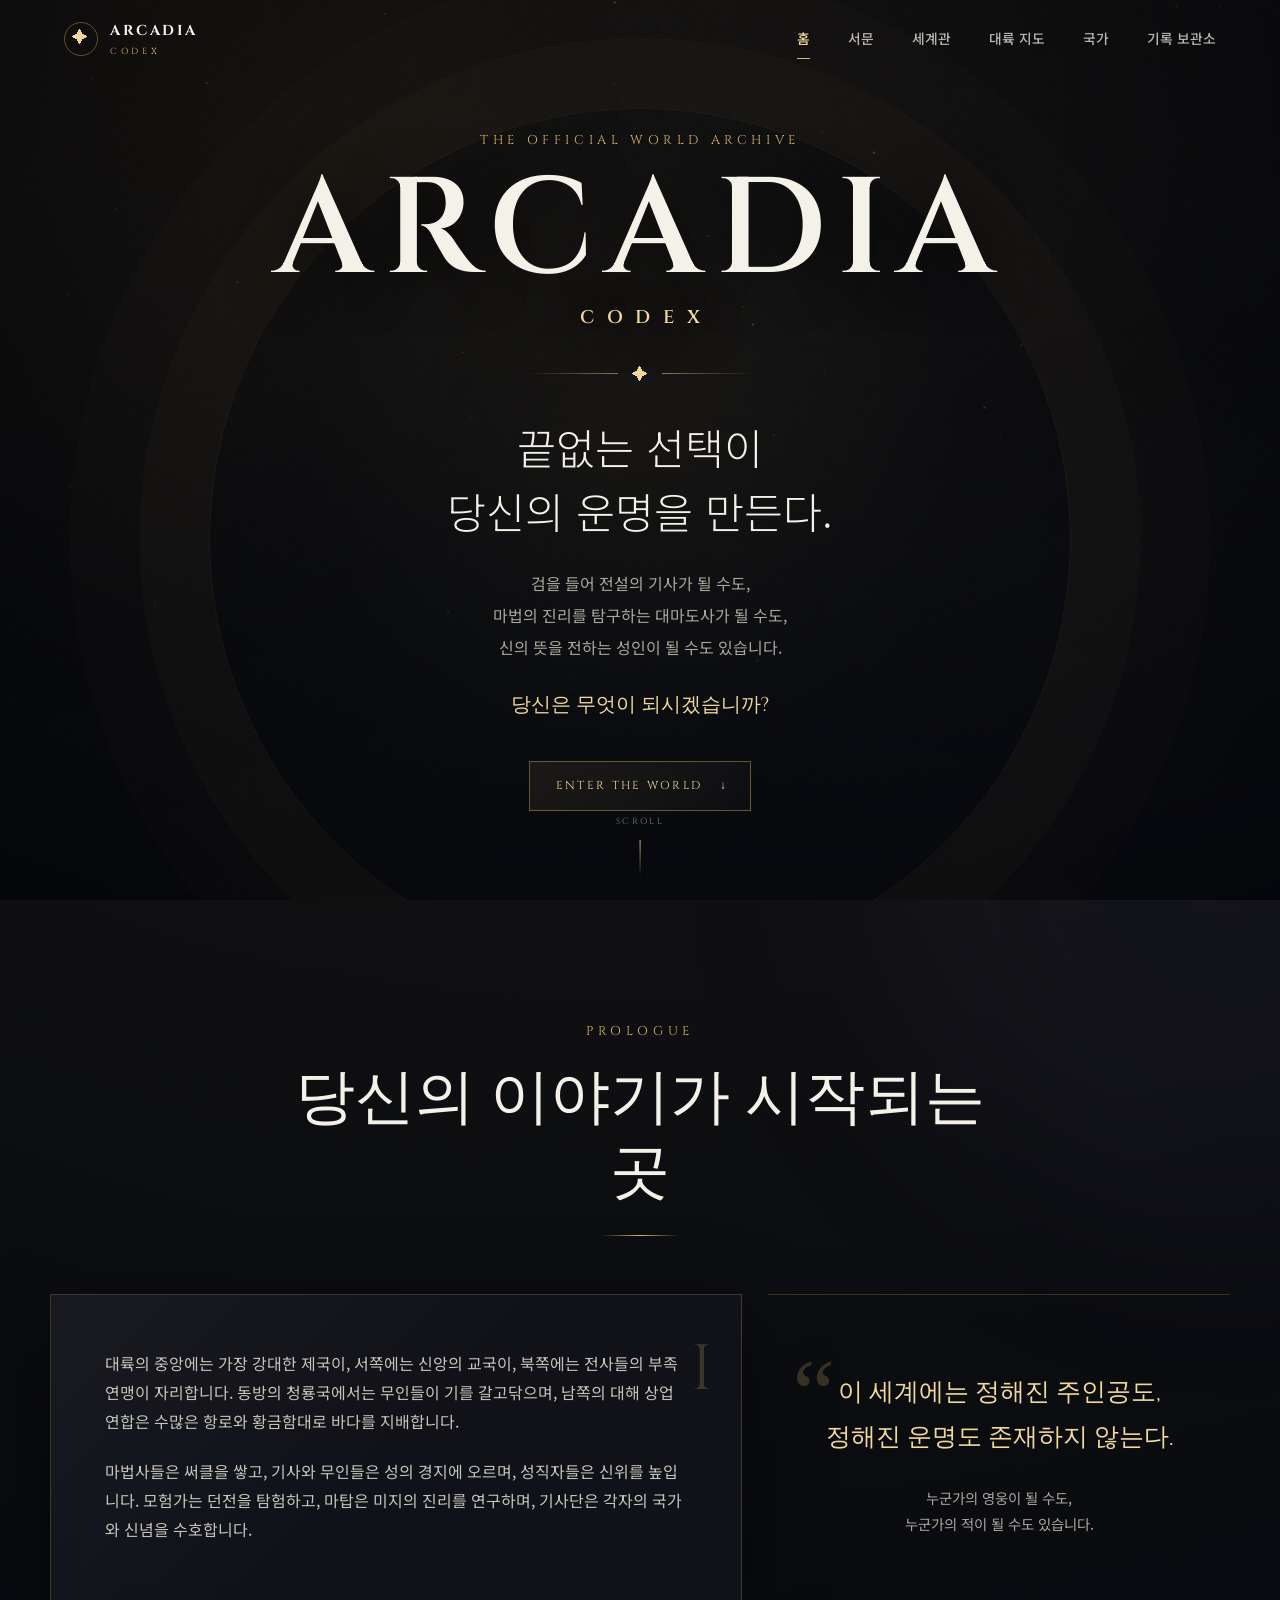
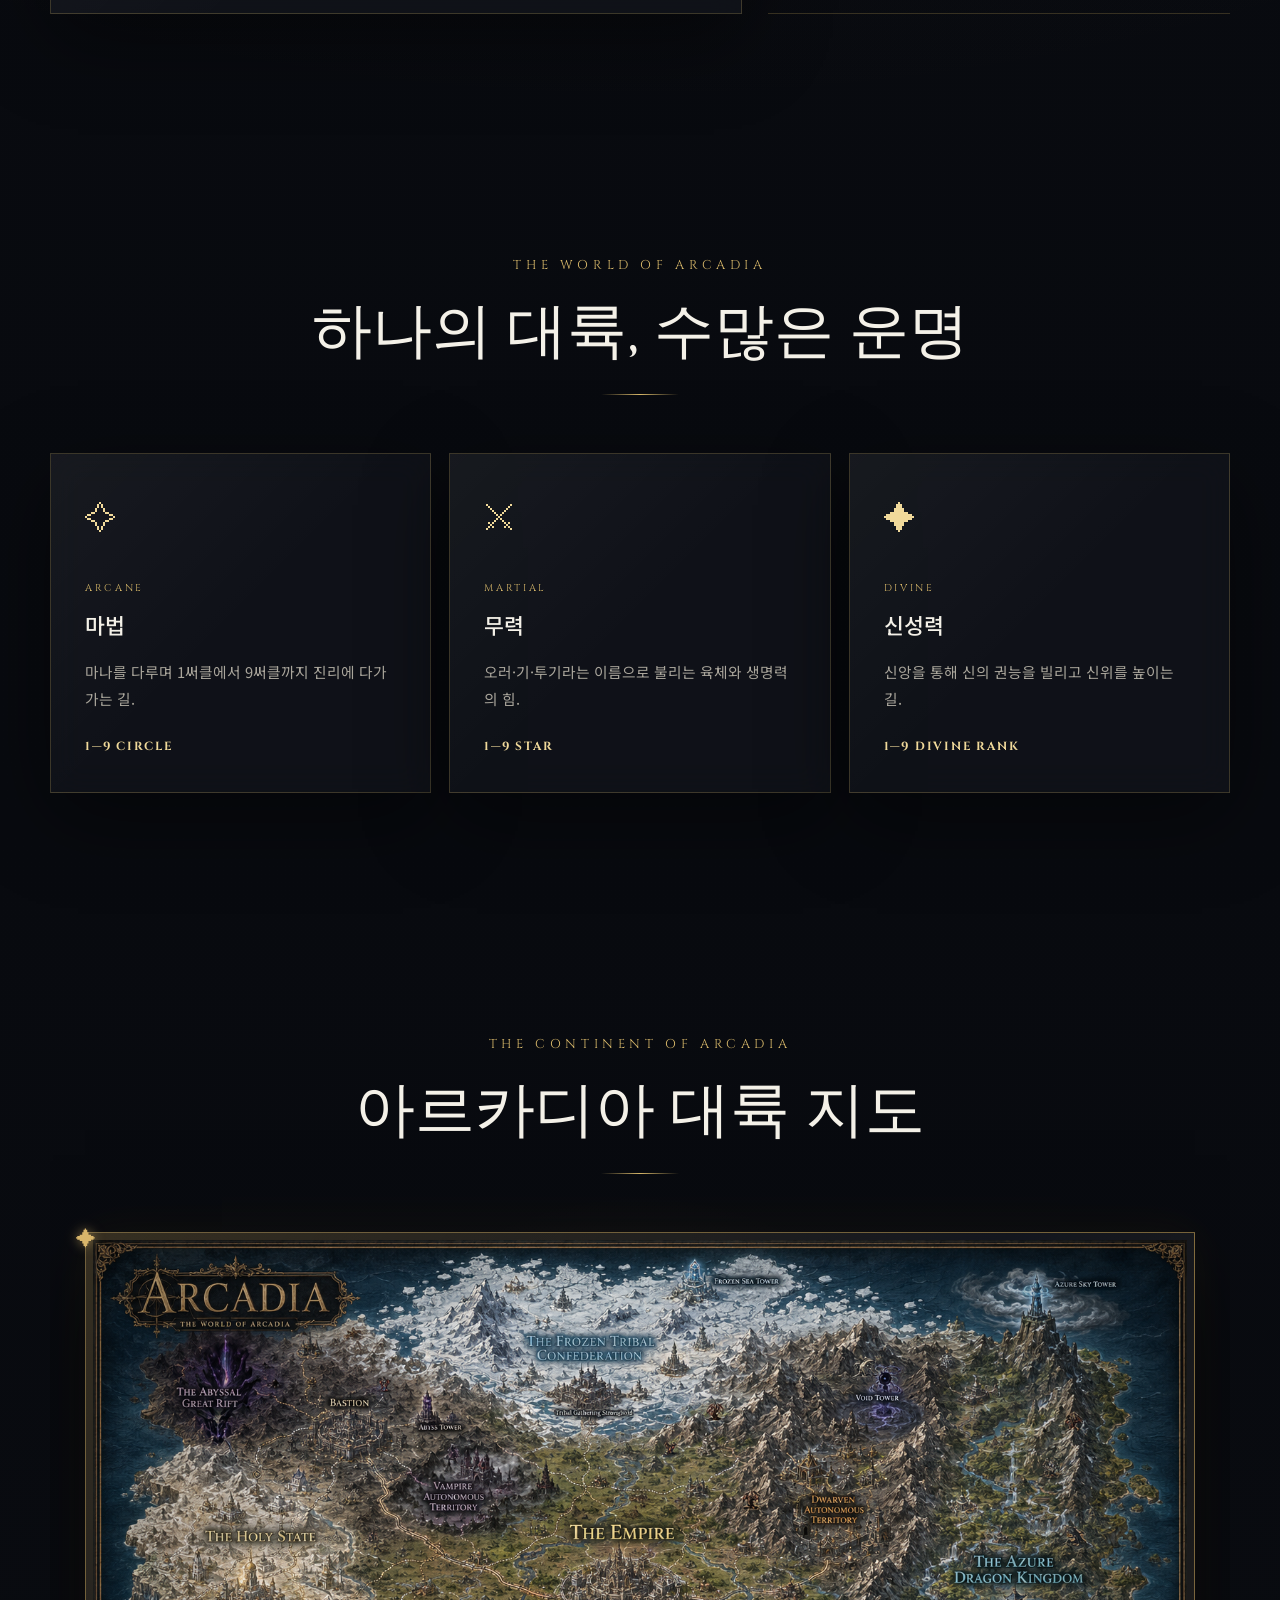
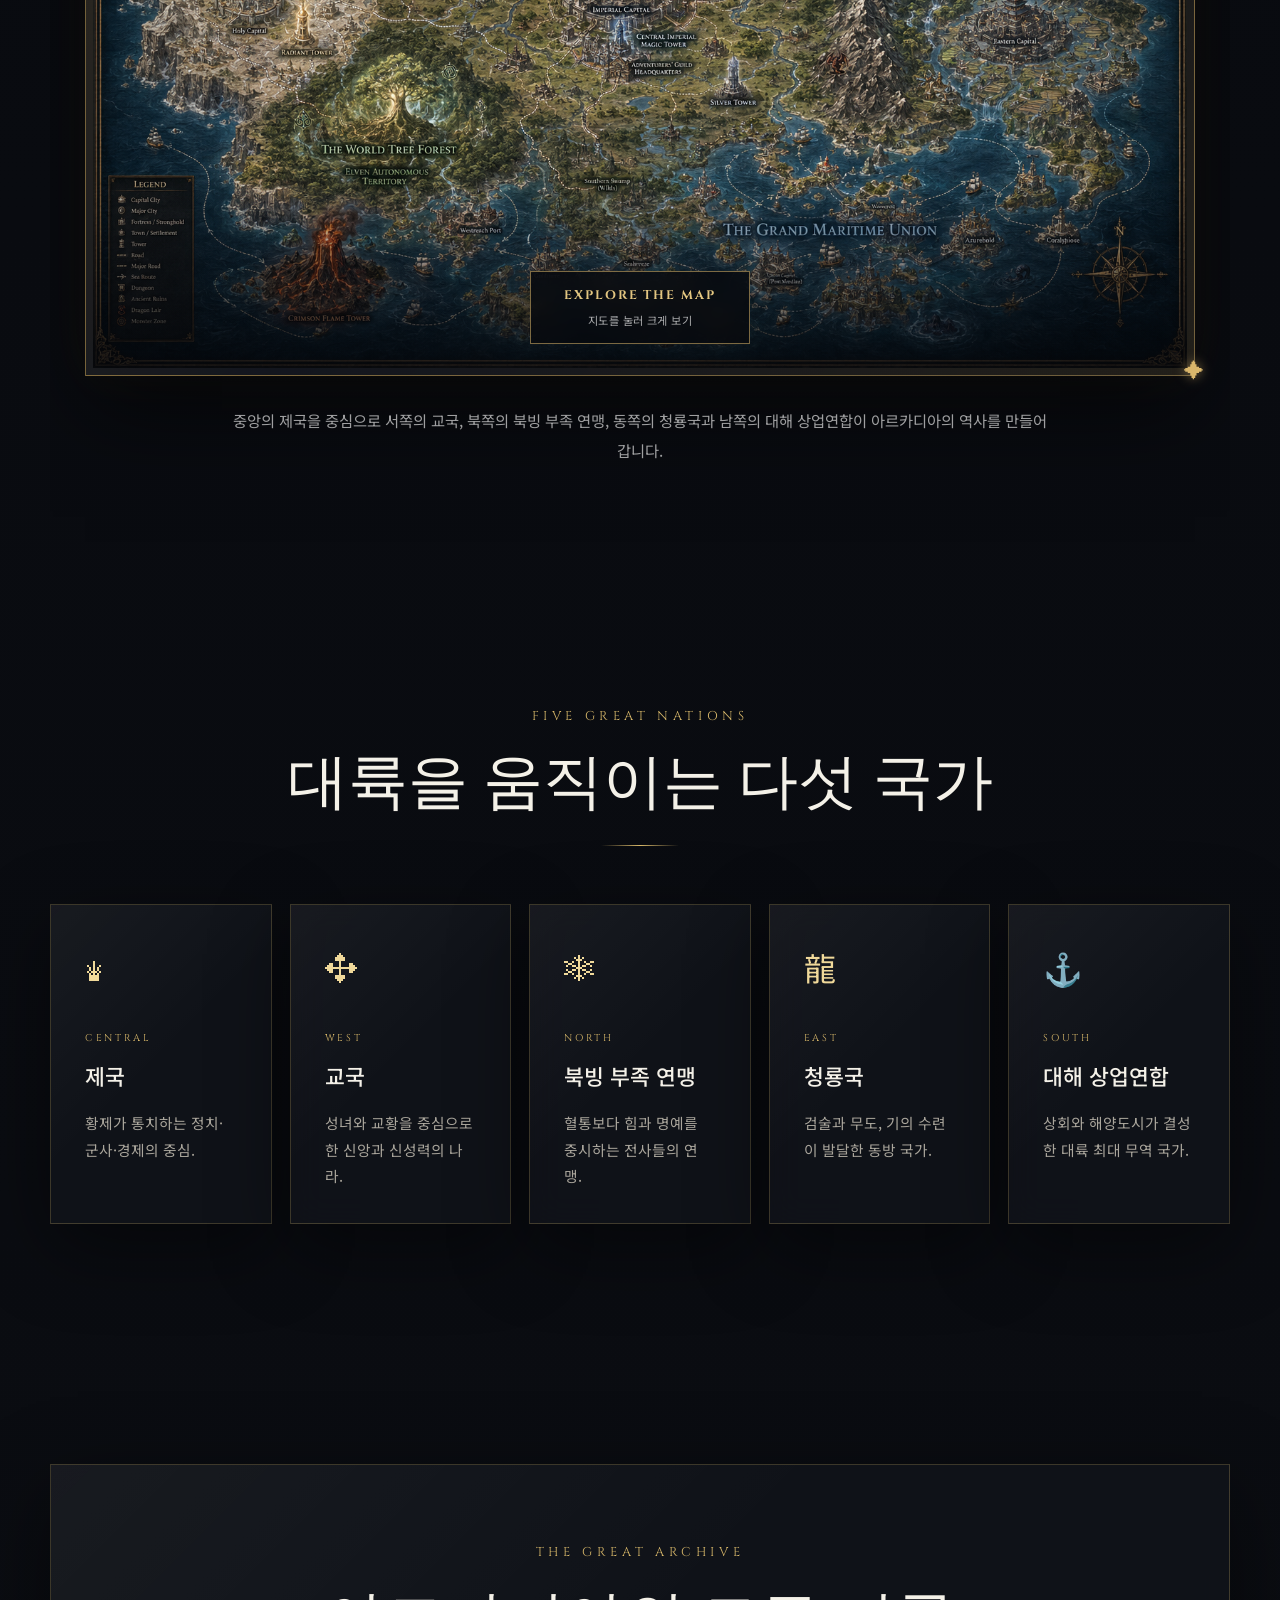
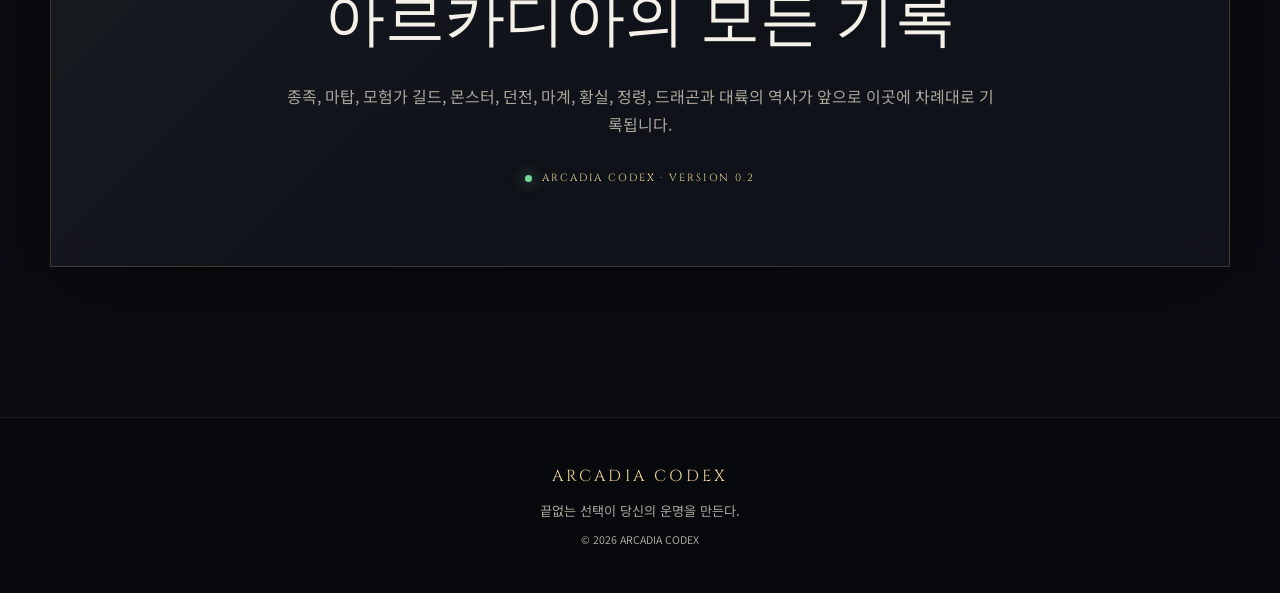
<file: index.html>
<!DOCTYPE html>
<html lang="ko">
<head>
  <meta charset="UTF-8">
  <meta name="viewport" content="width=device-width, initial-scale=1.0">
  <meta name="theme-color" content="#090b10">
  <meta name="description" content="아르카디아 대륙 공식 설정 아카이브">
  <title>ARCADIA CODEX</title>
  <link rel="preconnect" href="https://fonts.googleapis.com">
  <link rel="preconnect" href="https://fonts.gstatic.com" crossorigin>
  <link href="https://fonts.googleapis.com/css2?family=Cinzel:wght@500;600;700&family=Noto+Sans+KR:wght@300;400;500;600;700&display=swap" rel="stylesheet">
  <link rel="stylesheet" href="style.css">
  <script src="script.js" defer></script>
</head>
<body>
  <div class="page-noise" aria-hidden="true"></div>
  <div class="ambient ambient-one" aria-hidden="true"></div>
  <div class="ambient ambient-two" aria-hidden="true"></div>
  <canvas id="starCanvas" aria-hidden="true"></canvas>

  <header class="site-header" id="siteHeader">
    <a class="brand" href="#home" aria-label="홈으로 이동">
      <span class="brand-mark">✦</span>
      <span><strong>ARCADIA</strong><small>CODEX</small></span>
    </a>
    <button class="menu-toggle" id="menuToggle" type="button" aria-label="메뉴 열기" aria-expanded="false" aria-controls="mainNav">
      <span></span><span></span><span></span>
    </button>
    <nav class="main-nav" id="mainNav" aria-label="주요 메뉴">
      <a href="#home">홈</a>
      <a href="#prologue">서문</a>
      <a href="#world">세계관</a>
      <a href="#map">대륙 지도</a>
      <a href="#nations">국가</a>
      <a href="#archive">기록 보관소</a>
    </nav>
  </header>

  <main>
    <section class="hero" id="home">
      <div class="hero-vignette" aria-hidden="true"></div>
      <div class="hero-content reveal visible">
        <p class="overline">THE OFFICIAL WORLD ARCHIVE</p>
        <h1><span>ARCADIA</span><small>CODEX</small></h1>
        <div class="ornament" aria-hidden="true"><i></i><b>✦</b><i></i></div>
        <p class="hero-lead">끝없는 선택이<br>당신의 운명을 만든다.</p>
        <p class="hero-copy">검을 들어 전설의 기사가 될 수도,<br>마법의 진리를 탐구하는 대마도사가 될 수도,<br>신의 뜻을 전하는 성인이 될 수도 있습니다.</p>
        <p class="hero-question">당신은 무엇이 되시겠습니까?</p>
        <a class="enter-button" href="#prologue"><span>ENTER THE WORLD</span><i>↓</i></a>
      </div>
      <a class="scroll-cue" href="#prologue" aria-label="다음 구역으로 이동"><span>SCROLL</span><i></i></a>
    </section>

    <section class="section prologue" id="prologue">
      <div class="section-heading reveal">
        <p class="overline">PROLOGUE</p><h2>당신의 이야기가 시작되는 곳</h2><span class="heading-line"></span>
      </div>
      <div class="prologue-grid">
        <article class="prologue-story glass-panel reveal">
          <span class="chapter-number">I</span>
          <p>대륙의 중앙에는 가장 강대한 제국이, 서쪽에는 신앙의 교국이, 북쪽에는 전사들의 부족 연맹이 자리합니다. 동방의 청룡국에서는 무인들이 기를 갈고닦으며, 남쪽의 대해 상업연합은 수많은 항로와 황금함대로 바다를 지배합니다.</p>
          <p>마법사들은 써클을 쌓고, 기사와 무인들은 성의 경지에 오르며, 성직자들은 신위를 높입니다. 모험가는 던전을 탐험하고, 마탑은 미지의 진리를 연구하며, 기사단은 각자의 국가와 신념을 수호합니다.</p>
        </article>
        <aside class="prologue-quote reveal">
          <span class="quote-mark">“</span>
          <blockquote>이 세계에는 정해진 주인공도,<br>정해진 운명도 존재하지 않는다.</blockquote>
          <p>누군가의 영웅이 될 수도,<br>누군가의 적이 될 수도 있습니다.</p>
        </aside>
      </div>
    </section>

    <section class="section world" id="world">
      <div class="section-heading reveal"><p class="overline">THE WORLD OF ARCADIA</p><h2>하나의 대륙, 수많은 운명</h2><span class="heading-line"></span></div>
      <div class="world-cards">
        <article class="feature-card reveal"><span class="feature-icon">✧</span><small>ARCANE</small><h3>마법</h3><p>마나를 다루며 1써클에서 9써클까지 진리에 다가가는 길.</p><strong>1—9 CIRCLE</strong></article>
        <article class="feature-card reveal"><span class="feature-icon">⚔</span><small>MARTIAL</small><h3>무력</h3><p>오러·기·투기라는 이름으로 불리는 육체와 생명력의 힘.</p><strong>1—9 STAR</strong></article>
        <article class="feature-card reveal"><span class="feature-icon">✦</span><small>DIVINE</small><h3>신성력</h3><p>신앙을 통해 신의 권능을 빌리고 신위를 높이는 길.</p><strong>1—9 DIVINE RANK</strong></article>
      </div>
    </section>

    <section class="section world-map-section" id="map">
      <div class="section-heading reveal">
        <p class="overline">THE CONTINENT OF ARCADIA</p>
        <h2>아르카디아 대륙 지도</h2>
        <span class="heading-line"></span>
      </div>
      <div class="world-map-frame reveal">
        <a href="images/world_map.webp.PNG" target="_blank" rel="noopener" aria-label="아르카디아 대륙 지도 크게 보기">
          <img src="images/world_map.webp.PNG" alt="제국, 교국, 북빙 부족 연맹, 청룡국, 대해 상업연합이 표시된 아르카디아 대륙 지도" loading="lazy">
          <span class="map-open"><strong>EXPLORE THE MAP</strong><small>지도를 눌러 크게 보기</small></span>
        </a>
      </div>
      <p class="map-description reveal">중앙의 제국을 중심으로 서쪽의 교국, 북쪽의 북빙 부족 연맹, 동쪽의 청룡국과 남쪽의 대해 상업연합이 아르카디아의 역사를 만들어 갑니다.</p>
    </section>

    <section class="section nations" id="nations">
      <div class="section-heading reveal"><p class="overline">FIVE GREAT NATIONS</p><h2>대륙을 움직이는 다섯 국가</h2><span class="heading-line"></span></div>
      <div class="nation-grid">
        <a class="nation-card reveal" href="empire.html"><span class="nation-symbol">♛</span><small>CENTRAL</small><h3>제국</h3><p>황제가 통치하는 정치·군사·경제의 중심.</p></a>
        <a class="nation-card reveal" href="holy_state.html"><span class="nation-symbol">✥</span><small>WEST</small><h3>교국</h3><p>성녀와 교황을 중심으로 한 신앙과 신성력의 나라.</p></a>
        <a class="nation-card reveal" href="frozen_confederation.html"><span class="nation-symbol">❄</span><small>NORTH</small><h3>북빙 부족 연맹</h3><p>혈통보다 힘과 명예를 중시하는 전사들의 연맹.</p></a>
        <a class="nation-card reveal" href="azure_dragon.html"><span class="nation-symbol">龍</span><small>EAST</small><h3>청룡국</h3><p>검술과 무도, 기의 수련이 발달한 동방 국가.</p></a>
        <a class="nation-card reveal" href="maritime_union.html"><span class="nation-symbol">⚓</span><small>SOUTH</small><h3>대해 상업연합</h3><p>상회와 해양도시가 결성한 대륙 최대 무역 국가.</p></a>
      </div>
    </section>

    <section class="section archive" id="archive">
      <div class="archive-panel reveal">
        <p class="overline">THE GREAT ARCHIVE</p><h2>아르카디아의 모든 기록</h2>
        <p>종족, 마탑, 모험가 길드, 몬스터, 던전, 마계, 황실, 정령, 드래곤과 대륙의 역사가 앞으로 이곳에 차례대로 기록됩니다.</p>
        <div class="version"><span></span>ARCADIA CODEX · VERSION 0.2</div>
      </div>
    </section>
  </main>

  <footer><a href="#home">ARCADIA CODEX</a><p>끝없는 선택이 당신의 운명을 만든다.</p><small>© 2026 ARCADIA CODEX</small></footer>
</body>
</html>
</file>
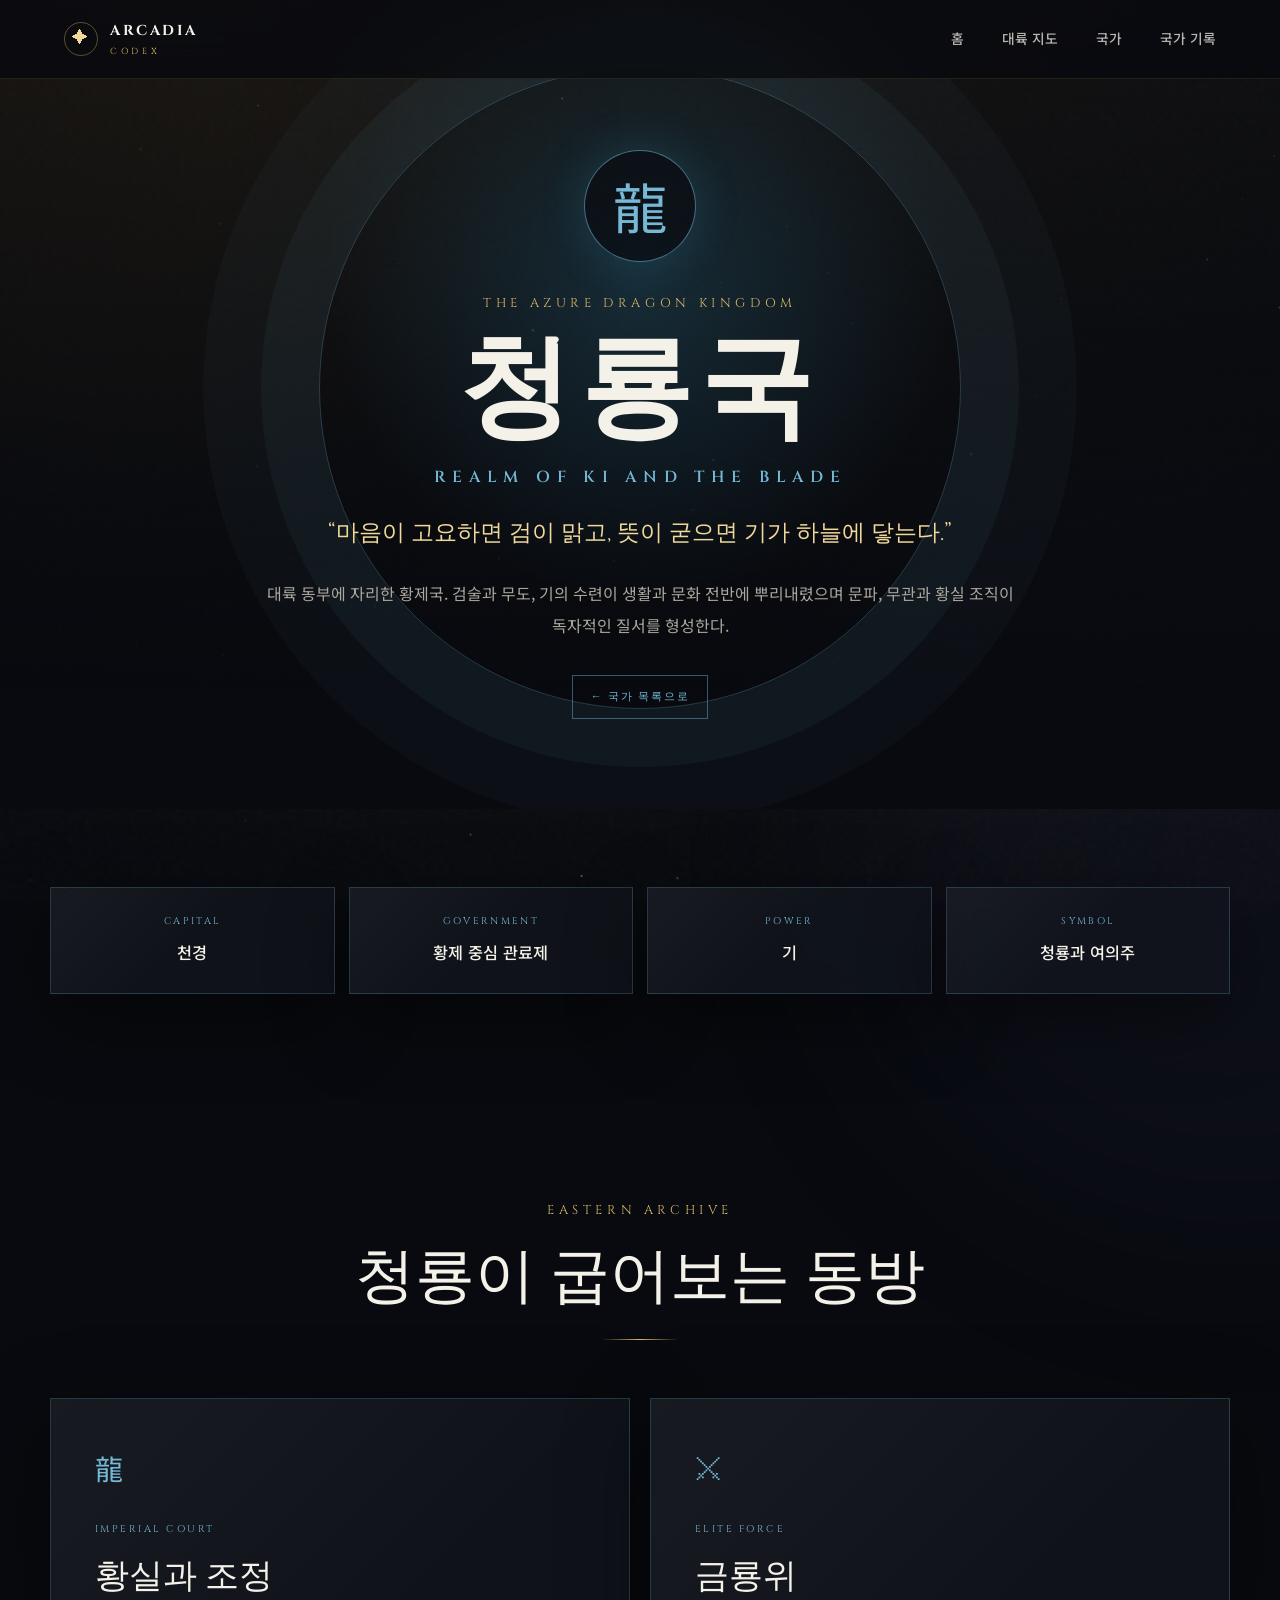
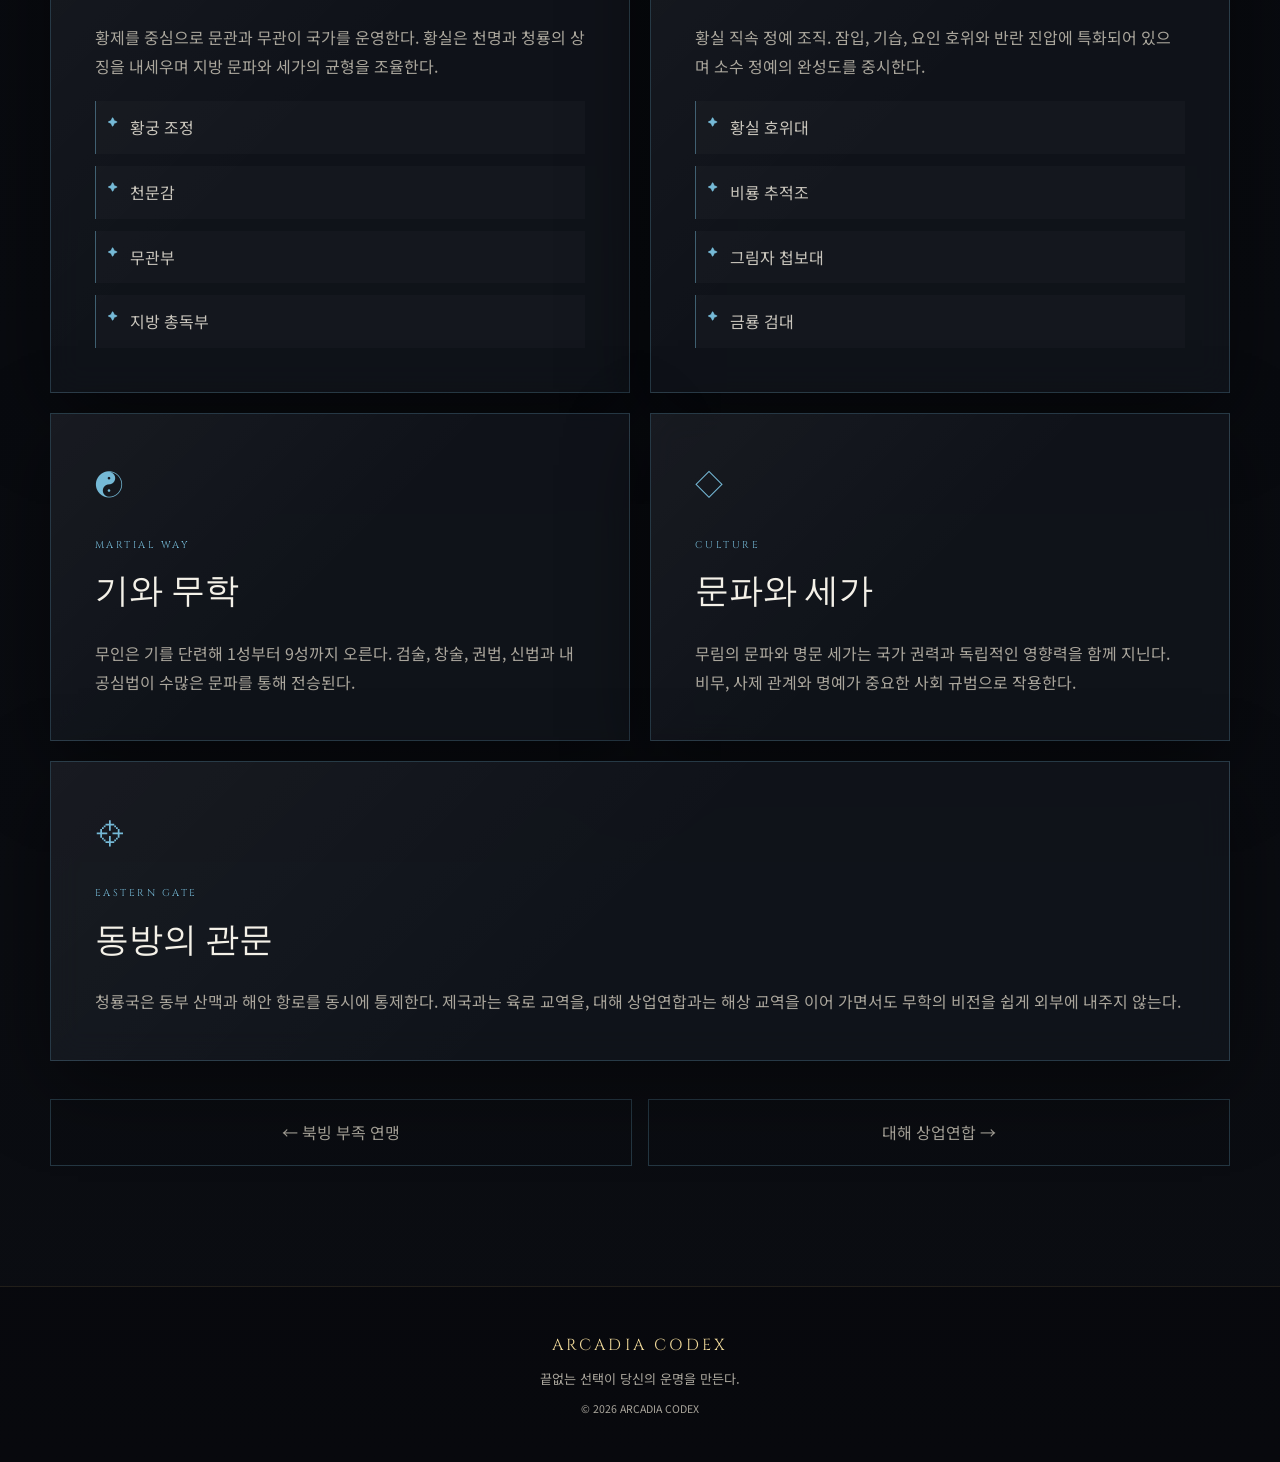
<file: azure_dragon.html>
<!DOCTYPE html><html lang="ko"><head><meta charset="UTF-8"><meta name="viewport" content="width=device-width,initial-scale=1"><meta name="theme-color" content="#090b10"><title>청룡국 | ARCADIA CODEX</title><link rel="preconnect" href="https://fonts.googleapis.com"><link rel="preconnect" href="https://fonts.gstatic.com" crossorigin><link href="https://fonts.googleapis.com/css2?family=Cinzel:wght@500;600;700&family=Noto+Sans+KR:wght@300;400;500;600;700&display=swap" rel="stylesheet"><link rel="stylesheet" href="style.css"><link rel="stylesheet" href="nation.css"><script src="script.js" defer></script></head><body class="nation-page theme-azure"><div class="page-noise"></div><div class="ambient ambient-one"></div><div class="ambient ambient-two"></div><canvas id="starCanvas"></canvas><header class="site-header" id="siteHeader"><a class="brand" href="index.html"><span class="brand-mark">✦</span><span><strong>ARCADIA</strong><small>CODEX</small></span></a><button class="menu-toggle" id="menuToggle"><span></span><span></span><span></span></button><nav class="main-nav" id="mainNav"><a href="index.html">홈</a><a href="index.html#map">대륙 지도</a><a href="index.html#nations">국가</a><a href="#records">국가 기록</a></nav></header><main><section class="nation-hero"><div class="nation-hero-content reveal visible"><div class="nation-emblem">龍</div><p class="overline">THE AZURE DRAGON KINGDOM</p><h1>청룡국<small>REALM OF KI AND THE BLADE</small></h1><p class="nation-motto">“마음이 고요하면 검이 맑고, 뜻이 굳으면 기가 하늘에 닿는다.”</p><p class="nation-intro">대륙 동부에 자리한 황제국. 검술과 무도, 기의 수련이 생활과 문화 전반에 뿌리내렸으며 문파, 무관과 황실 조직이 독자적인 질서를 형성한다.</p><a class="nation-back" href="index.html#nations">← 국가 목록으로</a></div></section><section class="section"><div class="nation-facts reveal"><div class="fact-card"><small>CAPITAL</small><strong>천경</strong></div><div class="fact-card"><small>GOVERNMENT</small><strong>황제 중심 관료제</strong></div><div class="fact-card"><small>POWER</small><strong>기</strong></div><div class="fact-card"><small>SYMBOL</small><strong>청룡과 여의주</strong></div></div></section><section class="section nation-content" id="records"><div class="section-heading reveal"><p class="overline">EASTERN ARCHIVE</p><h2>청룡이 굽어보는 동방</h2><span class="heading-line"></span></div><div class="lore-grid"><article class="lore-card reveal"><span class="card-icon">龍</span><small>IMPERIAL COURT</small><h2>황실과 조정</h2><p>황제를 중심으로 문관과 무관이 국가를 운영한다. 황실은 천명과 청룡의 상징을 내세우며 지방 문파와 세가의 균형을 조율한다.</p><ul class="lore-list"><li>황궁 조정</li><li>천문감</li><li>무관부</li><li>지방 총독부</li></ul></article><article class="lore-card reveal"><span class="card-icon">⚔</span><small>ELITE FORCE</small><h2>금룡위</h2><p>황실 직속 정예 조직. 잠입, 기습, 요인 호위와 반란 진압에 특화되어 있으며 소수 정예의 완성도를 중시한다.</p><ul class="lore-list"><li>황실 호위대</li><li>비룡 추적조</li><li>그림자 첩보대</li><li>금룡 검대</li></ul></article><article class="lore-card reveal"><span class="card-icon">☯</span><small>MARTIAL WAY</small><h2>기와 무학</h2><p>무인은 기를 단련해 1성부터 9성까지 오른다. 검술, 창술, 권법, 신법과 내공심법이 수많은 문파를 통해 전승된다.</p></article><article class="lore-card reveal"><span class="card-icon">◇</span><small>CULTURE</small><h2>문파와 세가</h2><p>무림의 문파와 명문 세가는 국가 권력과 독립적인 영향력을 함께 지닌다. 비무, 사제 관계와 명예가 중요한 사회 규범으로 작용한다.</p></article><article class="lore-card wide reveal"><span class="card-icon">⌖</span><small>EASTERN GATE</small><h2>동방의 관문</h2><p>청룡국은 동부 산맥과 해안 항로를 동시에 통제한다. 제국과는 육로 교역을, 대해 상업연합과는 해상 교역을 이어 가면서도 무학의 비전을 쉽게 외부에 내주지 않는다.</p></article></div><div class="nation-footer-nav"><a href="frozen_confederation.html">← 북빙 부족 연맹</a><a href="maritime_union.html">대해 상업연합 →</a></div></section></main><footer><a href="index.html">ARCADIA CODEX</a><p>끝없는 선택이 당신의 운명을 만든다.</p><small>© 2026 ARCADIA CODEX</small></footer></body></html>
</file>
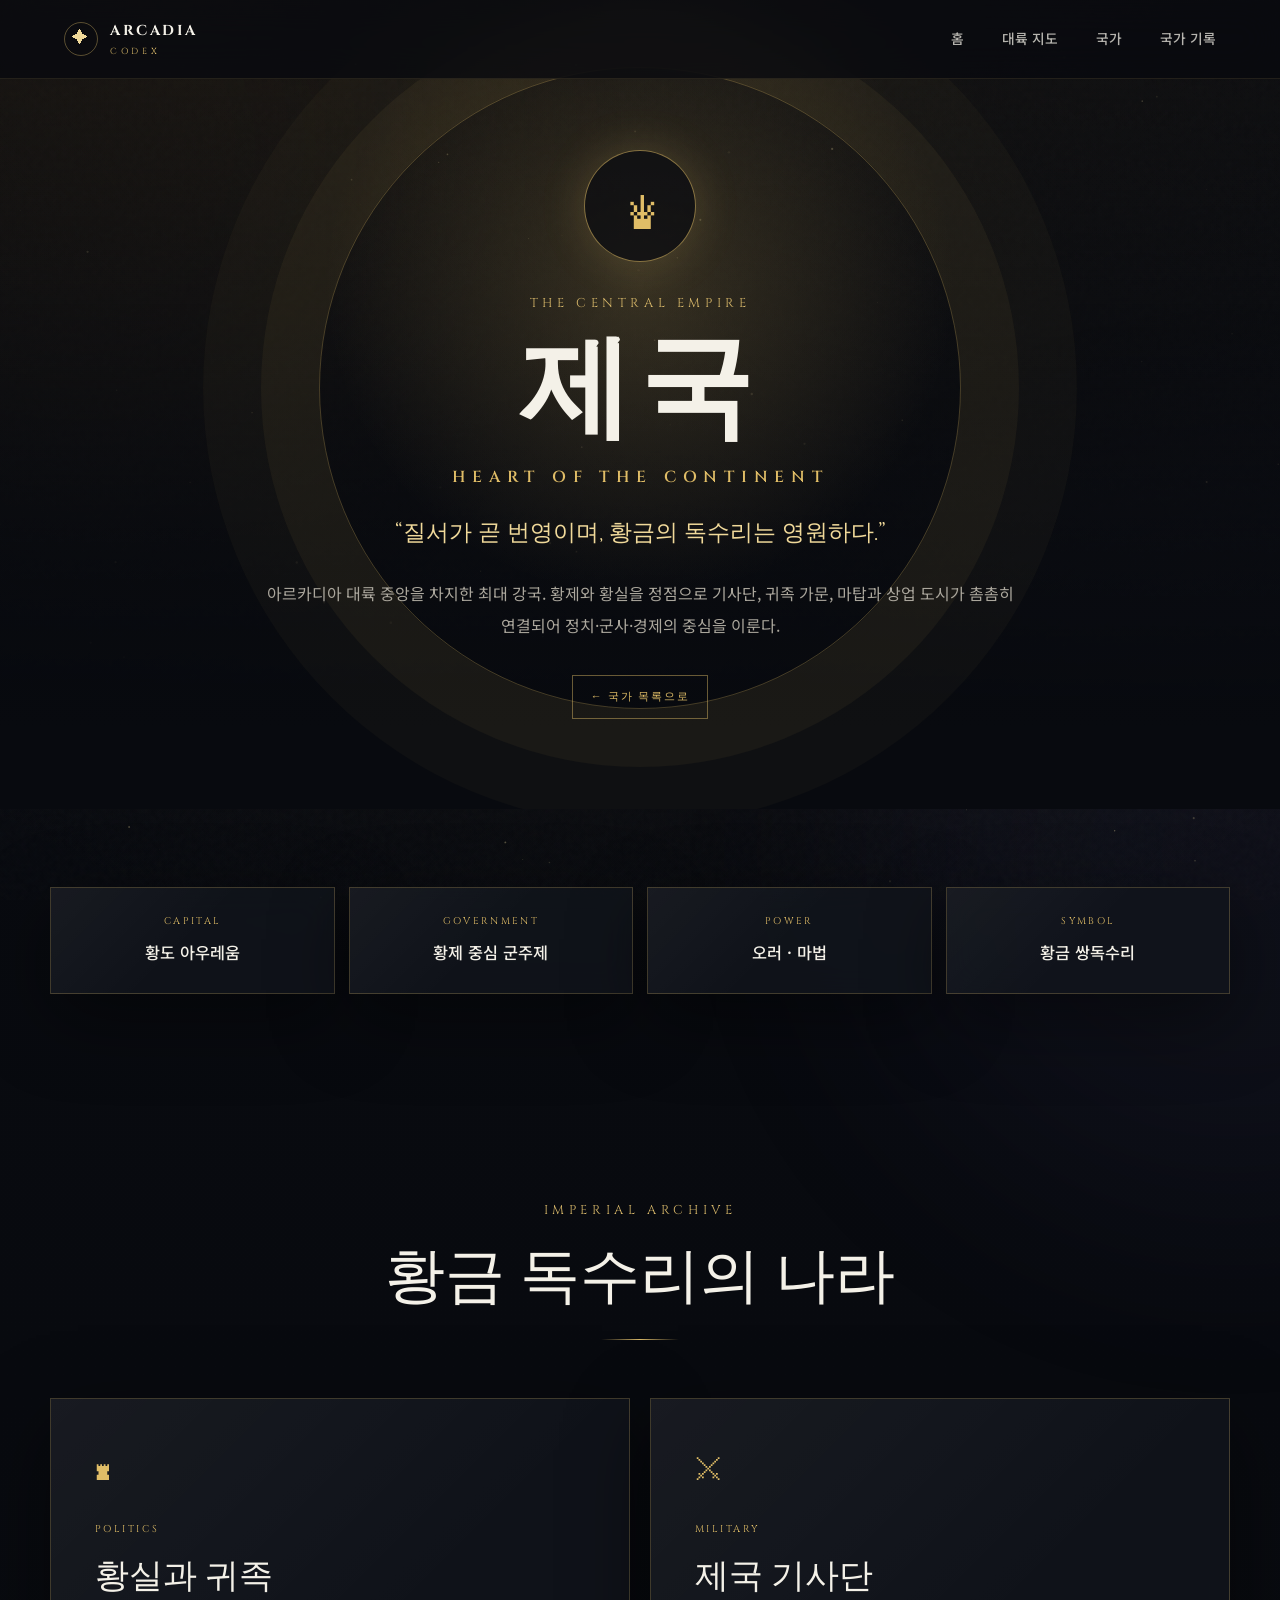
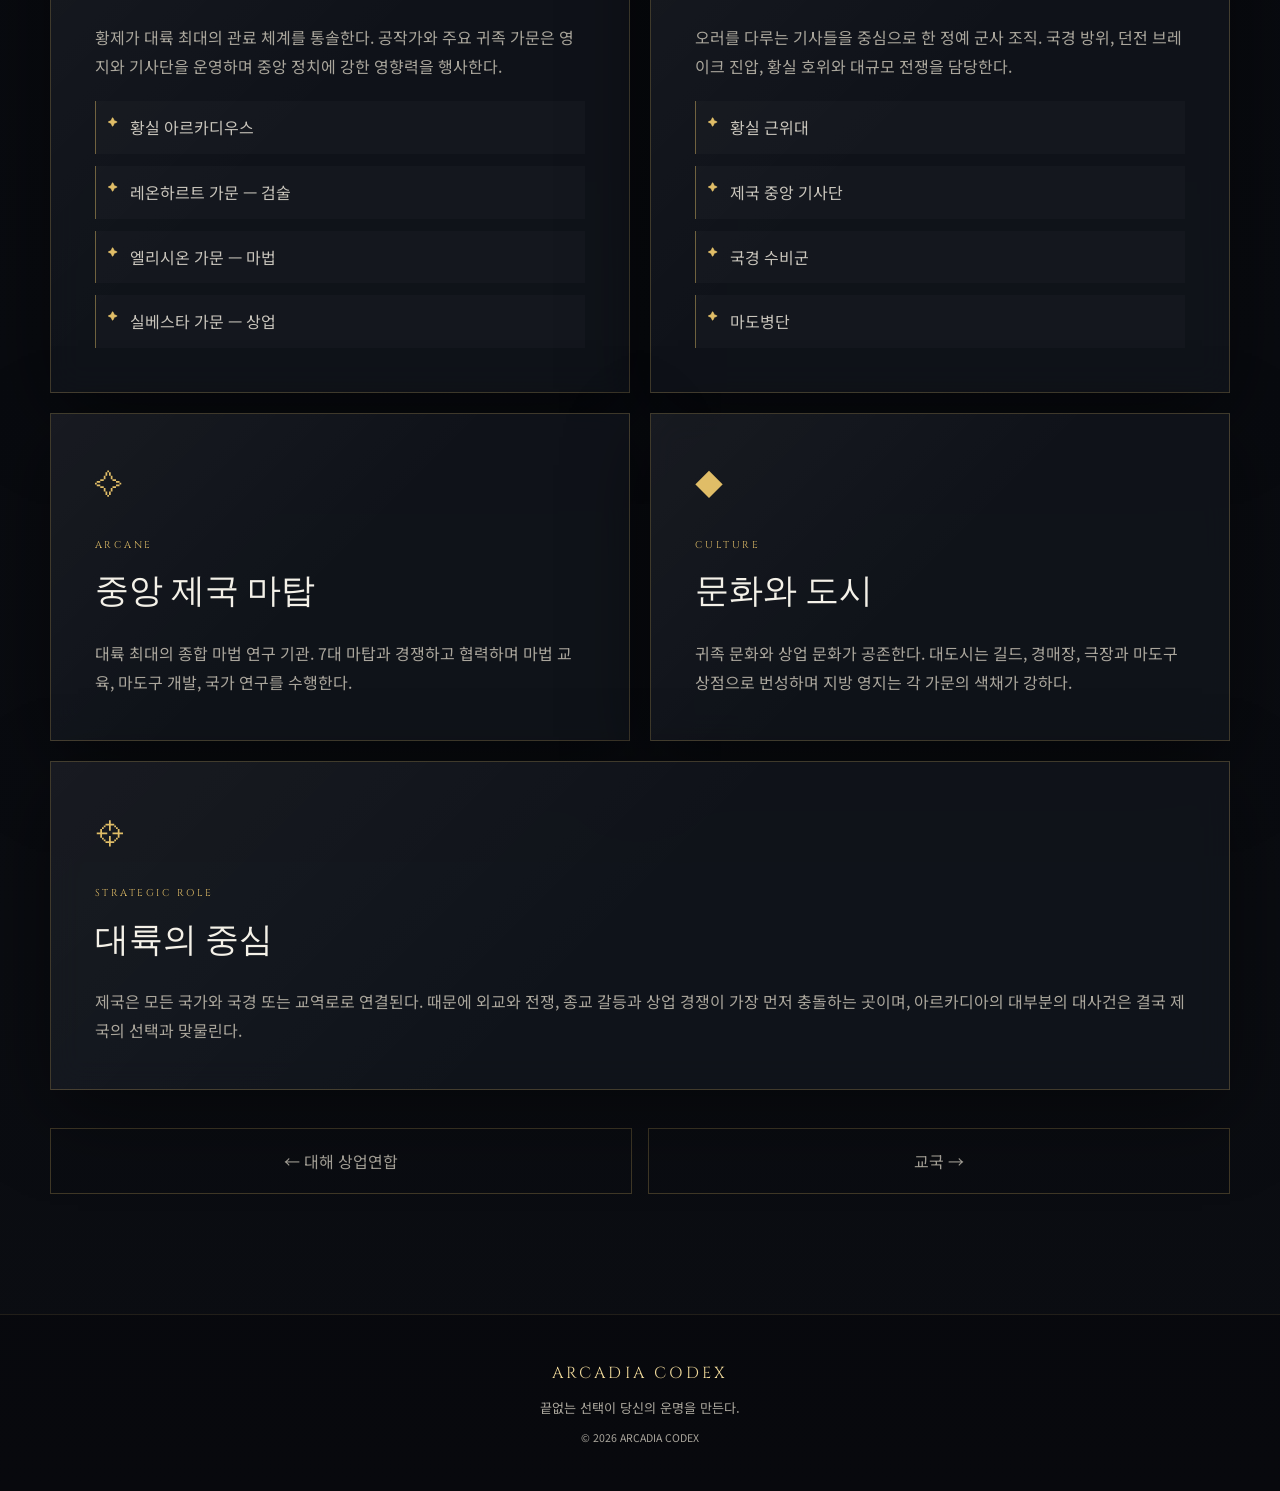
<file: empire.html>
<!DOCTYPE html>
<html lang="ko"><head><meta charset="UTF-8"><meta name="viewport" content="width=device-width,initial-scale=1"><meta name="theme-color" content="#090b10"><title>제국 | ARCADIA CODEX</title><link rel="preconnect" href="https://fonts.googleapis.com"><link rel="preconnect" href="https://fonts.gstatic.com" crossorigin><link href="https://fonts.googleapis.com/css2?family=Cinzel:wght@500;600;700&family=Noto+Sans+KR:wght@300;400;500;600;700&display=swap" rel="stylesheet"><link rel="stylesheet" href="style.css"><link rel="stylesheet" href="nation.css"><script src="script.js" defer></script></head>
<body class="nation-page theme-empire"><div class="page-noise"></div><div class="ambient ambient-one"></div><div class="ambient ambient-two"></div><canvas id="starCanvas"></canvas>
<header class="site-header" id="siteHeader"><a class="brand" href="index.html"><span class="brand-mark">✦</span><span><strong>ARCADIA</strong><small>CODEX</small></span></a><button class="menu-toggle" id="menuToggle"><span></span><span></span><span></span></button><nav class="main-nav" id="mainNav"><a href="index.html">홈</a><a href="index.html#map">대륙 지도</a><a href="index.html#nations">국가</a><a href="#records">국가 기록</a></nav></header>
<main><section class="nation-hero"><div class="nation-hero-content reveal visible"><div class="nation-emblem">♛</div><p class="overline">THE CENTRAL EMPIRE</p><h1>제국<small>HEART OF THE CONTINENT</small></h1><p class="nation-motto">“질서가 곧 번영이며, 황금의 독수리는 영원하다.”</p><p class="nation-intro">아르카디아 대륙 중앙을 차지한 최대 강국. 황제와 황실을 정점으로 기사단, 귀족 가문, 마탑과 상업 도시가 촘촘히 연결되어 정치·군사·경제의 중심을 이룬다.</p><a class="nation-back" href="index.html#nations">← 국가 목록으로</a></div></section>
<section class="section"><div class="nation-facts reveal"><div class="fact-card"><small>CAPITAL</small><strong>황도 아우레움</strong></div><div class="fact-card"><small>GOVERNMENT</small><strong>황제 중심 군주제</strong></div><div class="fact-card"><small>POWER</small><strong>오러 · 마법</strong></div><div class="fact-card"><small>SYMBOL</small><strong>황금 쌍독수리</strong></div></div></section>
<section class="section nation-content" id="records"><div class="section-heading reveal"><p class="overline">IMPERIAL ARCHIVE</p><h2>황금 독수리의 나라</h2><span class="heading-line"></span></div><div class="lore-grid"><article class="lore-card reveal"><span class="card-icon">♜</span><small>POLITICS</small><h2>황실과 귀족</h2><p>황제가 대륙 최대의 관료 체계를 통솔한다. 공작가와 주요 귀족 가문은 영지와 기사단을 운영하며 중앙 정치에 강한 영향력을 행사한다.</p><ul class="lore-list"><li>황실 아르카디우스</li><li>레온하르트 가문 — 검술</li><li>엘리시온 가문 — 마법</li><li>실베스타 가문 — 상업</li></ul></article><article class="lore-card reveal"><span class="card-icon">⚔</span><small>MILITARY</small><h2>제국 기사단</h2><p>오러를 다루는 기사들을 중심으로 한 정예 군사 조직. 국경 방위, 던전 브레이크 진압, 황실 호위와 대규모 전쟁을 담당한다.</p><ul class="lore-list"><li>황실 근위대</li><li>제국 중앙 기사단</li><li>국경 수비군</li><li>마도병단</li></ul></article><article class="lore-card reveal"><span class="card-icon">✧</span><small>ARCANE</small><h2>중앙 제국 마탑</h2><p>대륙 최대의 종합 마법 연구 기관. 7대 마탑과 경쟁하고 협력하며 마법 교육, 마도구 개발, 국가 연구를 수행한다.</p></article><article class="lore-card reveal"><span class="card-icon">◆</span><small>CULTURE</small><h2>문화와 도시</h2><p>귀족 문화와 상업 문화가 공존한다. 대도시는 길드, 경매장, 극장과 마도구 상점으로 번성하며 지방 영지는 각 가문의 색채가 강하다.</p></article><article class="lore-card wide reveal"><span class="card-icon">⌖</span><small>STRATEGIC ROLE</small><h2>대륙의 중심</h2><p>제국은 모든 국가와 국경 또는 교역로로 연결된다. 때문에 외교와 전쟁, 종교 갈등과 상업 경쟁이 가장 먼저 충돌하는 곳이며, 아르카디아의 대부분의 대사건은 결국 제국의 선택과 맞물린다.</p></article></div><div class="nation-footer-nav"><a href="maritime_union.html">← 대해 상업연합</a><a href="holy_state.html">교국 →</a></div></section></main>
<footer><a href="index.html">ARCADIA CODEX</a><p>끝없는 선택이 당신의 운명을 만든다.</p><small>© 2026 ARCADIA CODEX</small></footer></body></html>
</file>
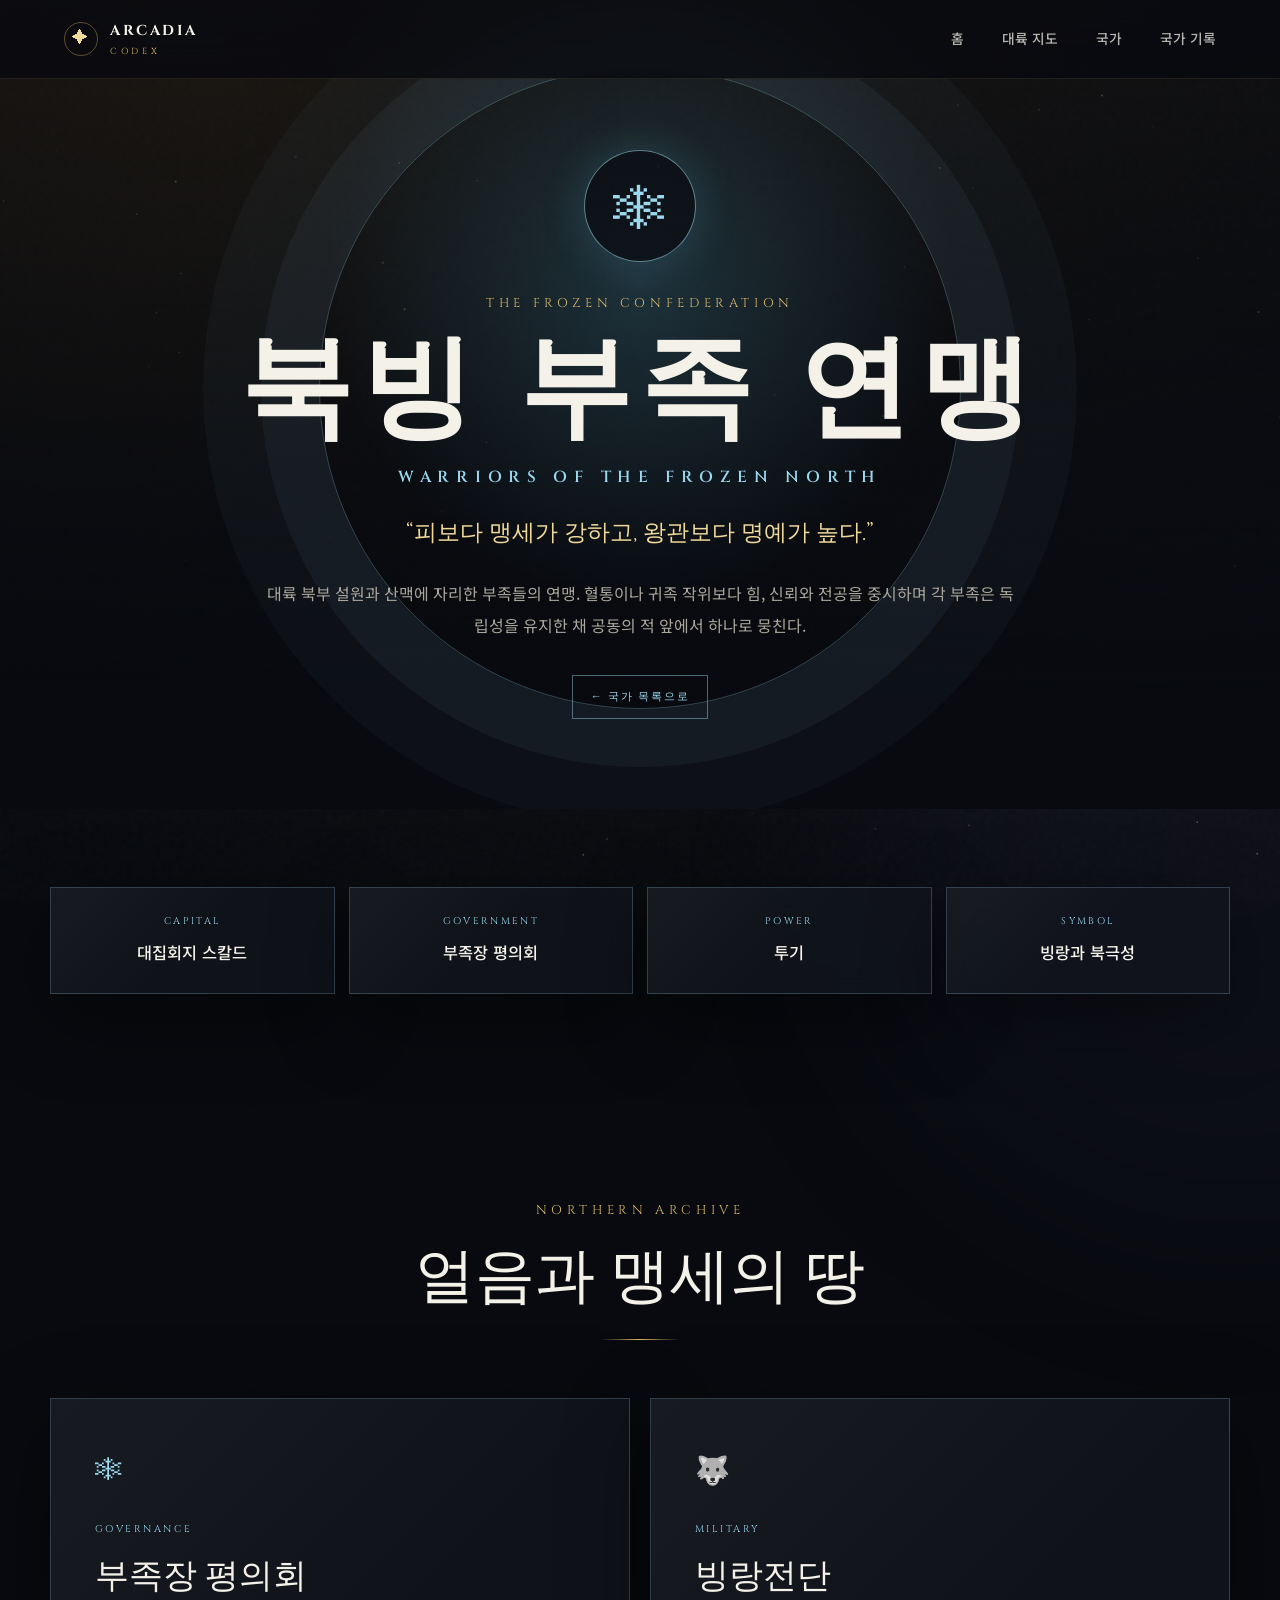
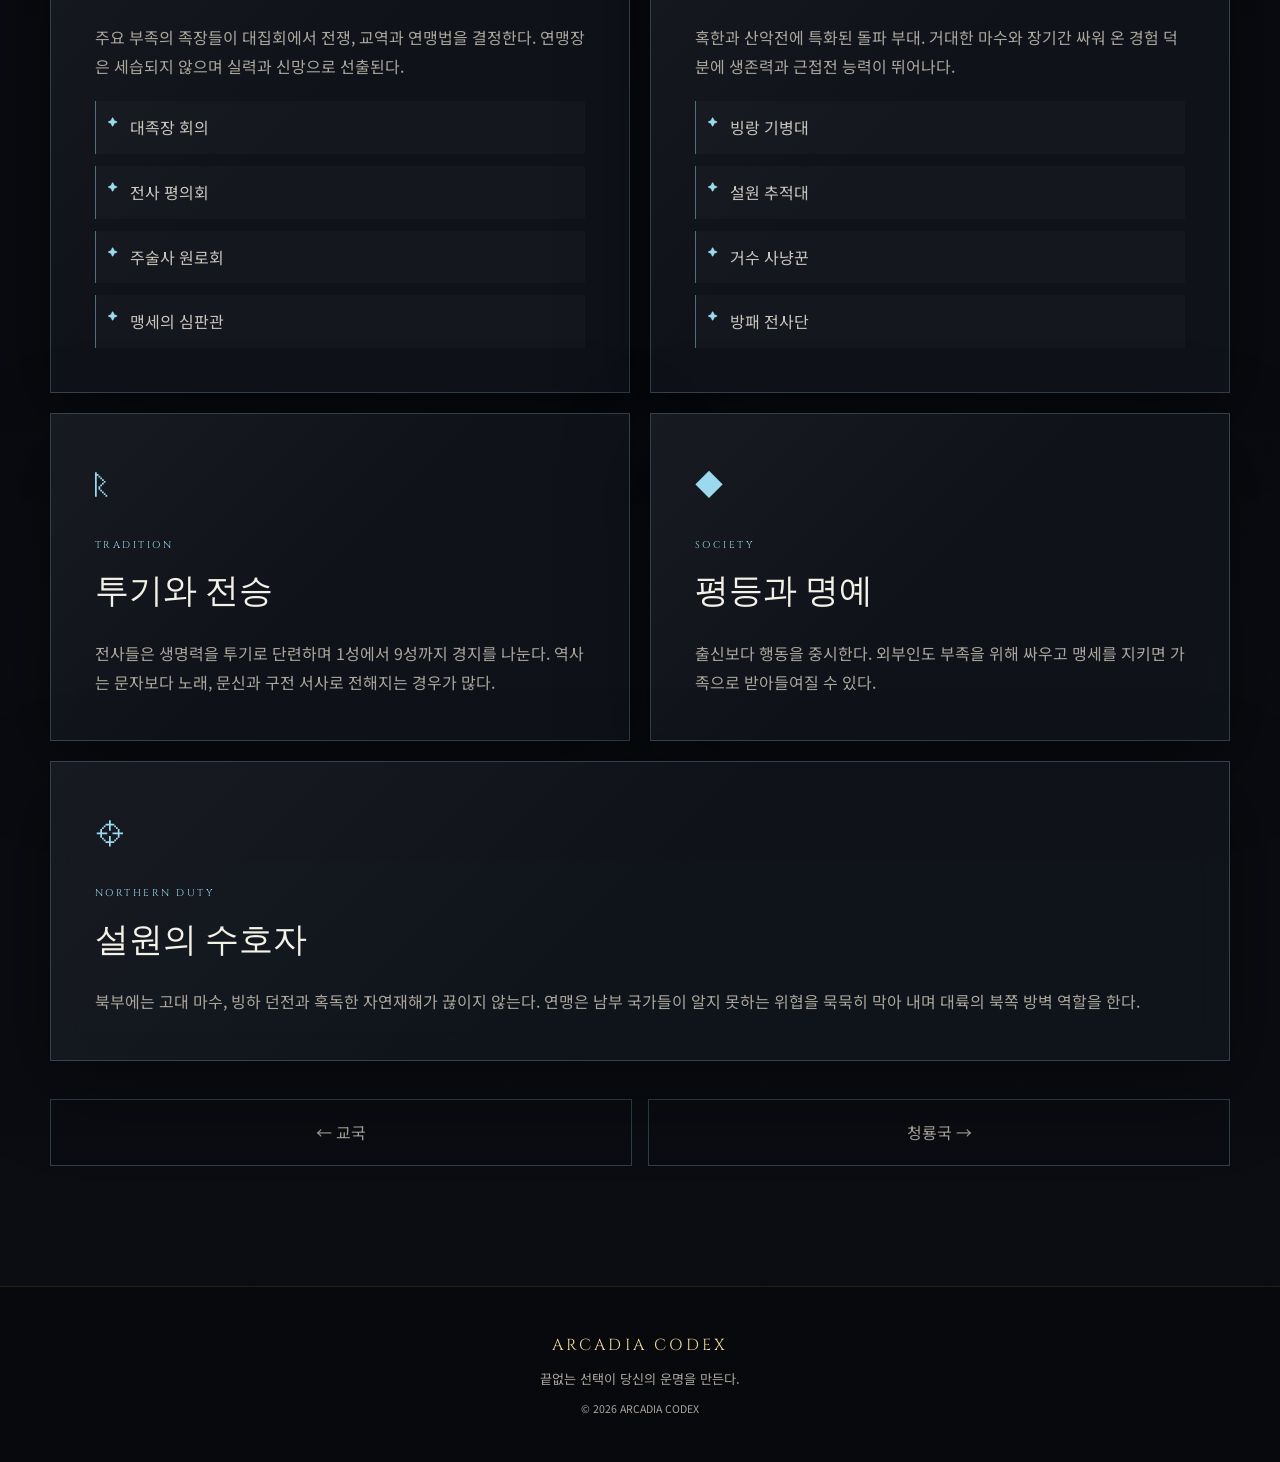
<file: frozen_confederation.html>
<!DOCTYPE html><html lang="ko"><head><meta charset="UTF-8"><meta name="viewport" content="width=device-width,initial-scale=1"><meta name="theme-color" content="#090b10"><title>북빙 부족 연맹 | ARCADIA CODEX</title><link rel="preconnect" href="https://fonts.googleapis.com"><link rel="preconnect" href="https://fonts.gstatic.com" crossorigin><link href="https://fonts.googleapis.com/css2?family=Cinzel:wght@500;600;700&family=Noto+Sans+KR:wght@300;400;500;600;700&display=swap" rel="stylesheet"><link rel="stylesheet" href="style.css"><link rel="stylesheet" href="nation.css"><script src="script.js" defer></script></head><body class="nation-page theme-north"><div class="page-noise"></div><div class="ambient ambient-one"></div><div class="ambient ambient-two"></div><canvas id="starCanvas"></canvas><header class="site-header" id="siteHeader"><a class="brand" href="index.html"><span class="brand-mark">✦</span><span><strong>ARCADIA</strong><small>CODEX</small></span></a><button class="menu-toggle" id="menuToggle"><span></span><span></span><span></span></button><nav class="main-nav" id="mainNav"><a href="index.html">홈</a><a href="index.html#map">대륙 지도</a><a href="index.html#nations">국가</a><a href="#records">국가 기록</a></nav></header><main><section class="nation-hero"><div class="nation-hero-content reveal visible"><div class="nation-emblem">❄</div><p class="overline">THE FROZEN CONFEDERATION</p><h1>북빙 부족 연맹<small>WARRIORS OF THE FROZEN NORTH</small></h1><p class="nation-motto">“피보다 맹세가 강하고, 왕관보다 명예가 높다.”</p><p class="nation-intro">대륙 북부 설원과 산맥에 자리한 부족들의 연맹. 혈통이나 귀족 작위보다 힘, 신뢰와 전공을 중시하며 각 부족은 독립성을 유지한 채 공동의 적 앞에서 하나로 뭉친다.</p><a class="nation-back" href="index.html#nations">← 국가 목록으로</a></div></section><section class="section"><div class="nation-facts reveal"><div class="fact-card"><small>CAPITAL</small><strong>대집회지 스칼드</strong></div><div class="fact-card"><small>GOVERNMENT</small><strong>부족장 평의회</strong></div><div class="fact-card"><small>POWER</small><strong>투기</strong></div><div class="fact-card"><small>SYMBOL</small><strong>빙랑과 북극성</strong></div></div></section><section class="section nation-content" id="records"><div class="section-heading reveal"><p class="overline">NORTHERN ARCHIVE</p><h2>얼음과 맹세의 땅</h2><span class="heading-line"></span></div><div class="lore-grid"><article class="lore-card reveal"><span class="card-icon">❄</span><small>GOVERNANCE</small><h2>부족장 평의회</h2><p>주요 부족의 족장들이 대집회에서 전쟁, 교역과 연맹법을 결정한다. 연맹장은 세습되지 않으며 실력과 신망으로 선출된다.</p><ul class="lore-list"><li>대족장 회의</li><li>전사 평의회</li><li>주술사 원로회</li><li>맹세의 심판관</li></ul></article><article class="lore-card reveal"><span class="card-icon">🐺</span><small>MILITARY</small><h2>빙랑전단</h2><p>혹한과 산악전에 특화된 돌파 부대. 거대한 마수와 장기간 싸워 온 경험 덕분에 생존력과 근접전 능력이 뛰어나다.</p><ul class="lore-list"><li>빙랑 기병대</li><li>설원 추적대</li><li>거수 사냥꾼</li><li>방패 전사단</li></ul></article><article class="lore-card reveal"><span class="card-icon">ᚱ</span><small>TRADITION</small><h2>투기와 전승</h2><p>전사들은 생명력을 투기로 단련하며 1성에서 9성까지 경지를 나눈다. 역사는 문자보다 노래, 문신과 구전 서사로 전해지는 경우가 많다.</p></article><article class="lore-card reveal"><span class="card-icon">◆</span><small>SOCIETY</small><h2>평등과 명예</h2><p>출신보다 행동을 중시한다. 외부인도 부족을 위해 싸우고 맹세를 지키면 가족으로 받아들여질 수 있다.</p></article><article class="lore-card wide reveal"><span class="card-icon">⌖</span><small>NORTHERN DUTY</small><h2>설원의 수호자</h2><p>북부에는 고대 마수, 빙하 던전과 혹독한 자연재해가 끊이지 않는다. 연맹은 남부 국가들이 알지 못하는 위협을 묵묵히 막아 내며 대륙의 북쪽 방벽 역할을 한다.</p></article></div><div class="nation-footer-nav"><a href="holy_state.html">← 교국</a><a href="azure_dragon.html">청룡국 →</a></div></section></main><footer><a href="index.html">ARCADIA CODEX</a><p>끝없는 선택이 당신의 운명을 만든다.</p><small>© 2026 ARCADIA CODEX</small></footer></body></html>
</file>
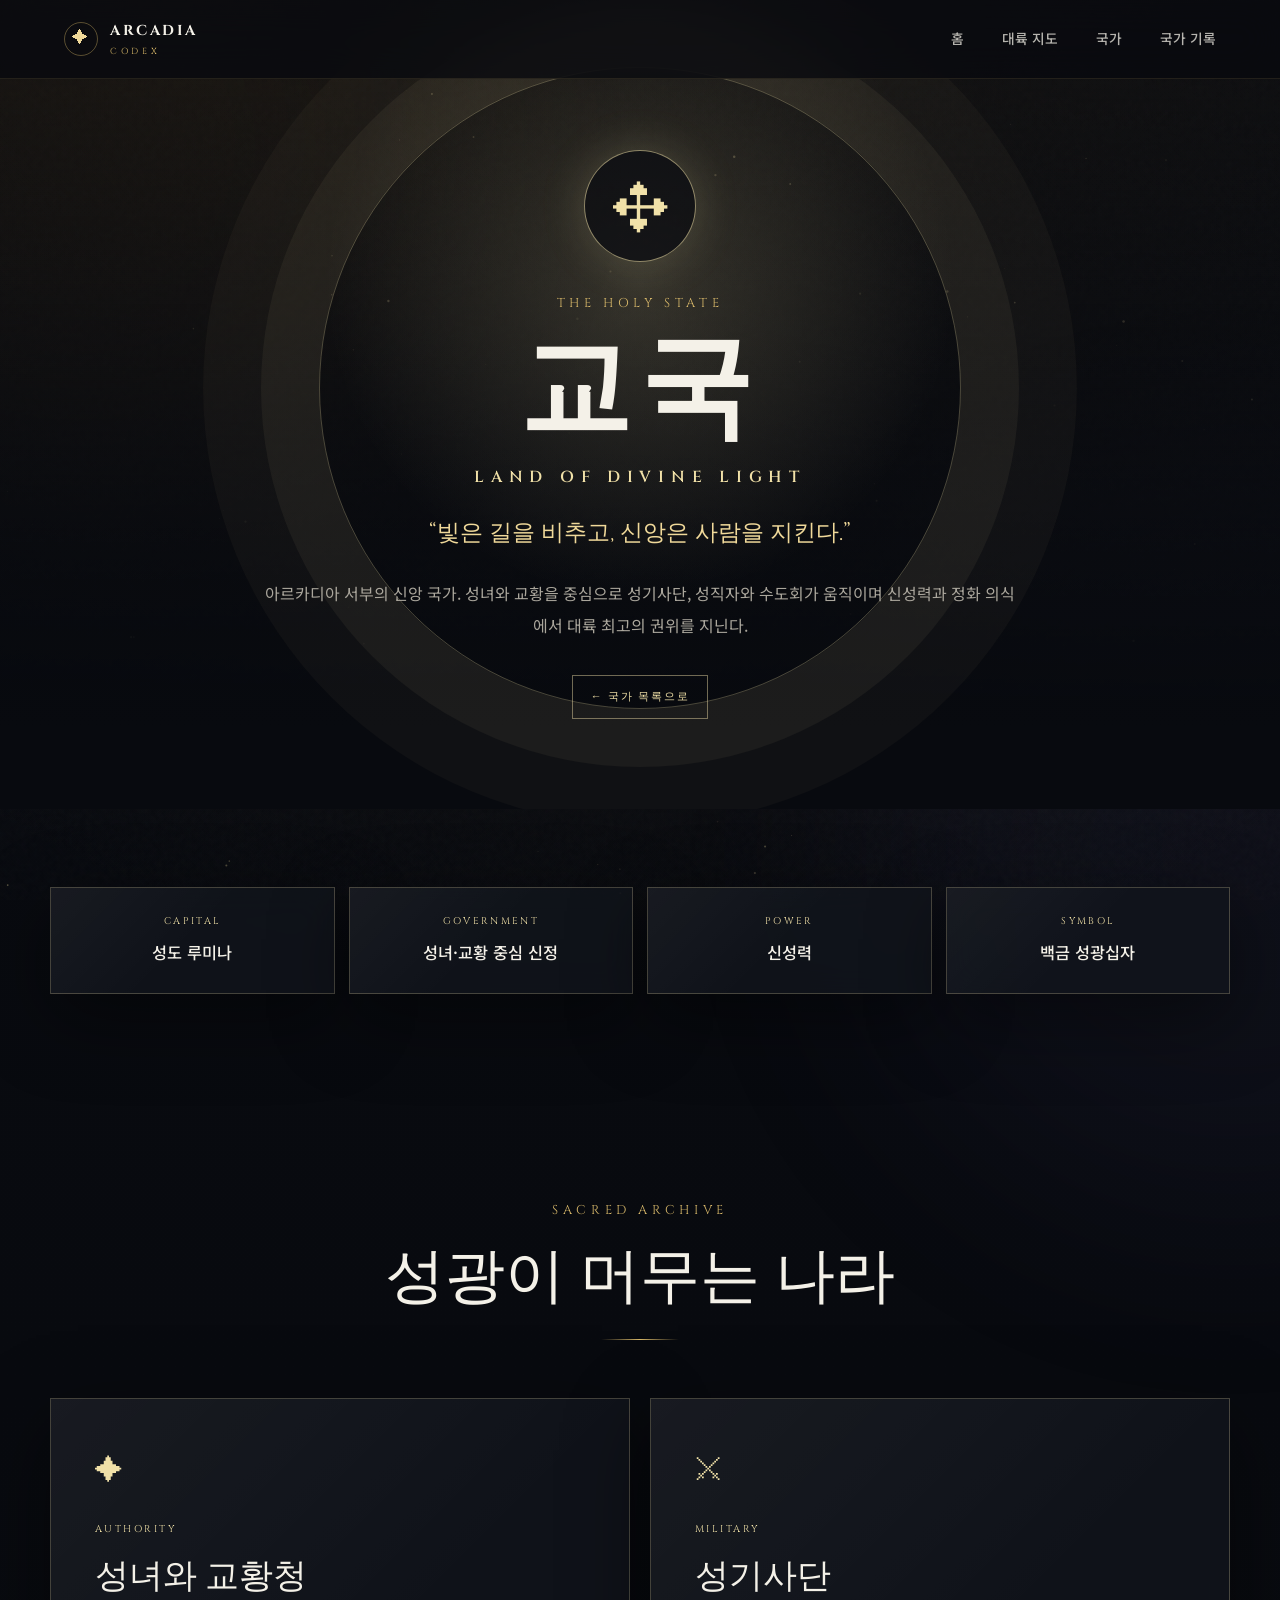
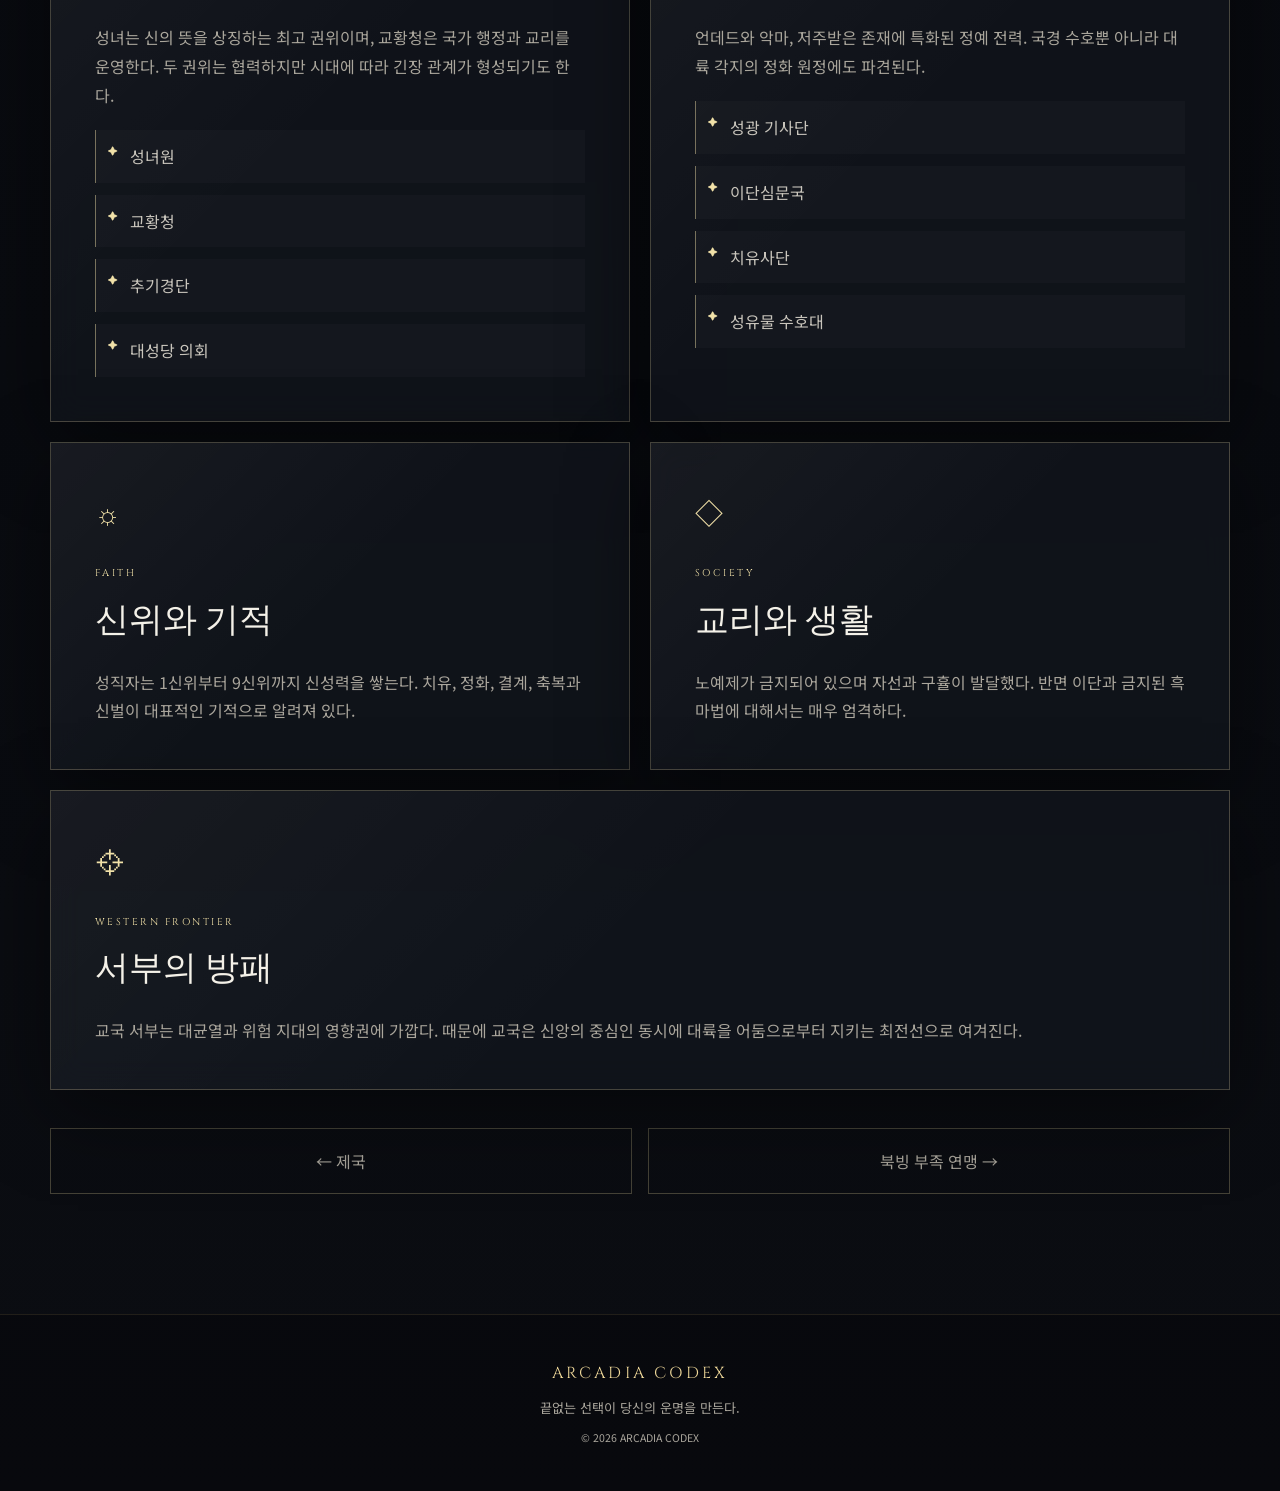
<file: holy_state.html>
<!DOCTYPE html><html lang="ko"><head><meta charset="UTF-8"><meta name="viewport" content="width=device-width,initial-scale=1"><meta name="theme-color" content="#090b10"><title>교국 | ARCADIA CODEX</title><link rel="preconnect" href="https://fonts.googleapis.com"><link rel="preconnect" href="https://fonts.gstatic.com" crossorigin><link href="https://fonts.googleapis.com/css2?family=Cinzel:wght@500;600;700&family=Noto+Sans+KR:wght@300;400;500;600;700&display=swap" rel="stylesheet"><link rel="stylesheet" href="style.css"><link rel="stylesheet" href="nation.css"><script src="script.js" defer></script></head><body class="nation-page theme-holy"><div class="page-noise"></div><div class="ambient ambient-one"></div><div class="ambient ambient-two"></div><canvas id="starCanvas"></canvas><header class="site-header" id="siteHeader"><a class="brand" href="index.html"><span class="brand-mark">✦</span><span><strong>ARCADIA</strong><small>CODEX</small></span></a><button class="menu-toggle" id="menuToggle"><span></span><span></span><span></span></button><nav class="main-nav" id="mainNav"><a href="index.html">홈</a><a href="index.html#map">대륙 지도</a><a href="index.html#nations">국가</a><a href="#records">국가 기록</a></nav></header><main><section class="nation-hero"><div class="nation-hero-content reveal visible"><div class="nation-emblem">✥</div><p class="overline">THE HOLY STATE</p><h1>교국<small>LAND OF DIVINE LIGHT</small></h1><p class="nation-motto">“빛은 길을 비추고, 신앙은 사람을 지킨다.”</p><p class="nation-intro">아르카디아 서부의 신앙 국가. 성녀와 교황을 중심으로 성기사단, 성직자와 수도회가 움직이며 신성력과 정화 의식에서 대륙 최고의 권위를 지닌다.</p><a class="nation-back" href="index.html#nations">← 국가 목록으로</a></div></section><section class="section"><div class="nation-facts reveal"><div class="fact-card"><small>CAPITAL</small><strong>성도 루미나</strong></div><div class="fact-card"><small>GOVERNMENT</small><strong>성녀·교황 중심 신정</strong></div><div class="fact-card"><small>POWER</small><strong>신성력</strong></div><div class="fact-card"><small>SYMBOL</small><strong>백금 성광십자</strong></div></div></section><section class="section nation-content" id="records"><div class="section-heading reveal"><p class="overline">SACRED ARCHIVE</p><h2>성광이 머무는 나라</h2><span class="heading-line"></span></div><div class="lore-grid"><article class="lore-card reveal"><span class="card-icon">✦</span><small>AUTHORITY</small><h2>성녀와 교황청</h2><p>성녀는 신의 뜻을 상징하는 최고 권위이며, 교황청은 국가 행정과 교리를 운영한다. 두 권위는 협력하지만 시대에 따라 긴장 관계가 형성되기도 한다.</p><ul class="lore-list"><li>성녀원</li><li>교황청</li><li>추기경단</li><li>대성당 의회</li></ul></article><article class="lore-card reveal"><span class="card-icon">⚔</span><small>MILITARY</small><h2>성기사단</h2><p>언데드와 악마, 저주받은 존재에 특화된 정예 전력. 국경 수호뿐 아니라 대륙 각지의 정화 원정에도 파견된다.</p><ul class="lore-list"><li>성광 기사단</li><li>이단심문국</li><li>치유사단</li><li>성유물 수호대</li></ul></article><article class="lore-card reveal"><span class="card-icon">☼</span><small>FAITH</small><h2>신위와 기적</h2><p>성직자는 1신위부터 9신위까지 신성력을 쌓는다. 치유, 정화, 결계, 축복과 신벌이 대표적인 기적으로 알려져 있다.</p></article><article class="lore-card reveal"><span class="card-icon">◇</span><small>SOCIETY</small><h2>교리와 생활</h2><p>노예제가 금지되어 있으며 자선과 구휼이 발달했다. 반면 이단과 금지된 흑마법에 대해서는 매우 엄격하다.</p></article><article class="lore-card wide reveal"><span class="card-icon">⌖</span><small>WESTERN FRONTIER</small><h2>서부의 방패</h2><p>교국 서부는 대균열과 위험 지대의 영향권에 가깝다. 때문에 교국은 신앙의 중심인 동시에 대륙을 어둠으로부터 지키는 최전선으로 여겨진다.</p></article></div><div class="nation-footer-nav"><a href="empire.html">← 제국</a><a href="frozen_confederation.html">북빙 부족 연맹 →</a></div></section></main><footer><a href="index.html">ARCADIA CODEX</a><p>끝없는 선택이 당신의 운명을 만든다.</p><small>© 2026 ARCADIA CODEX</small></footer></body></html>
</file>
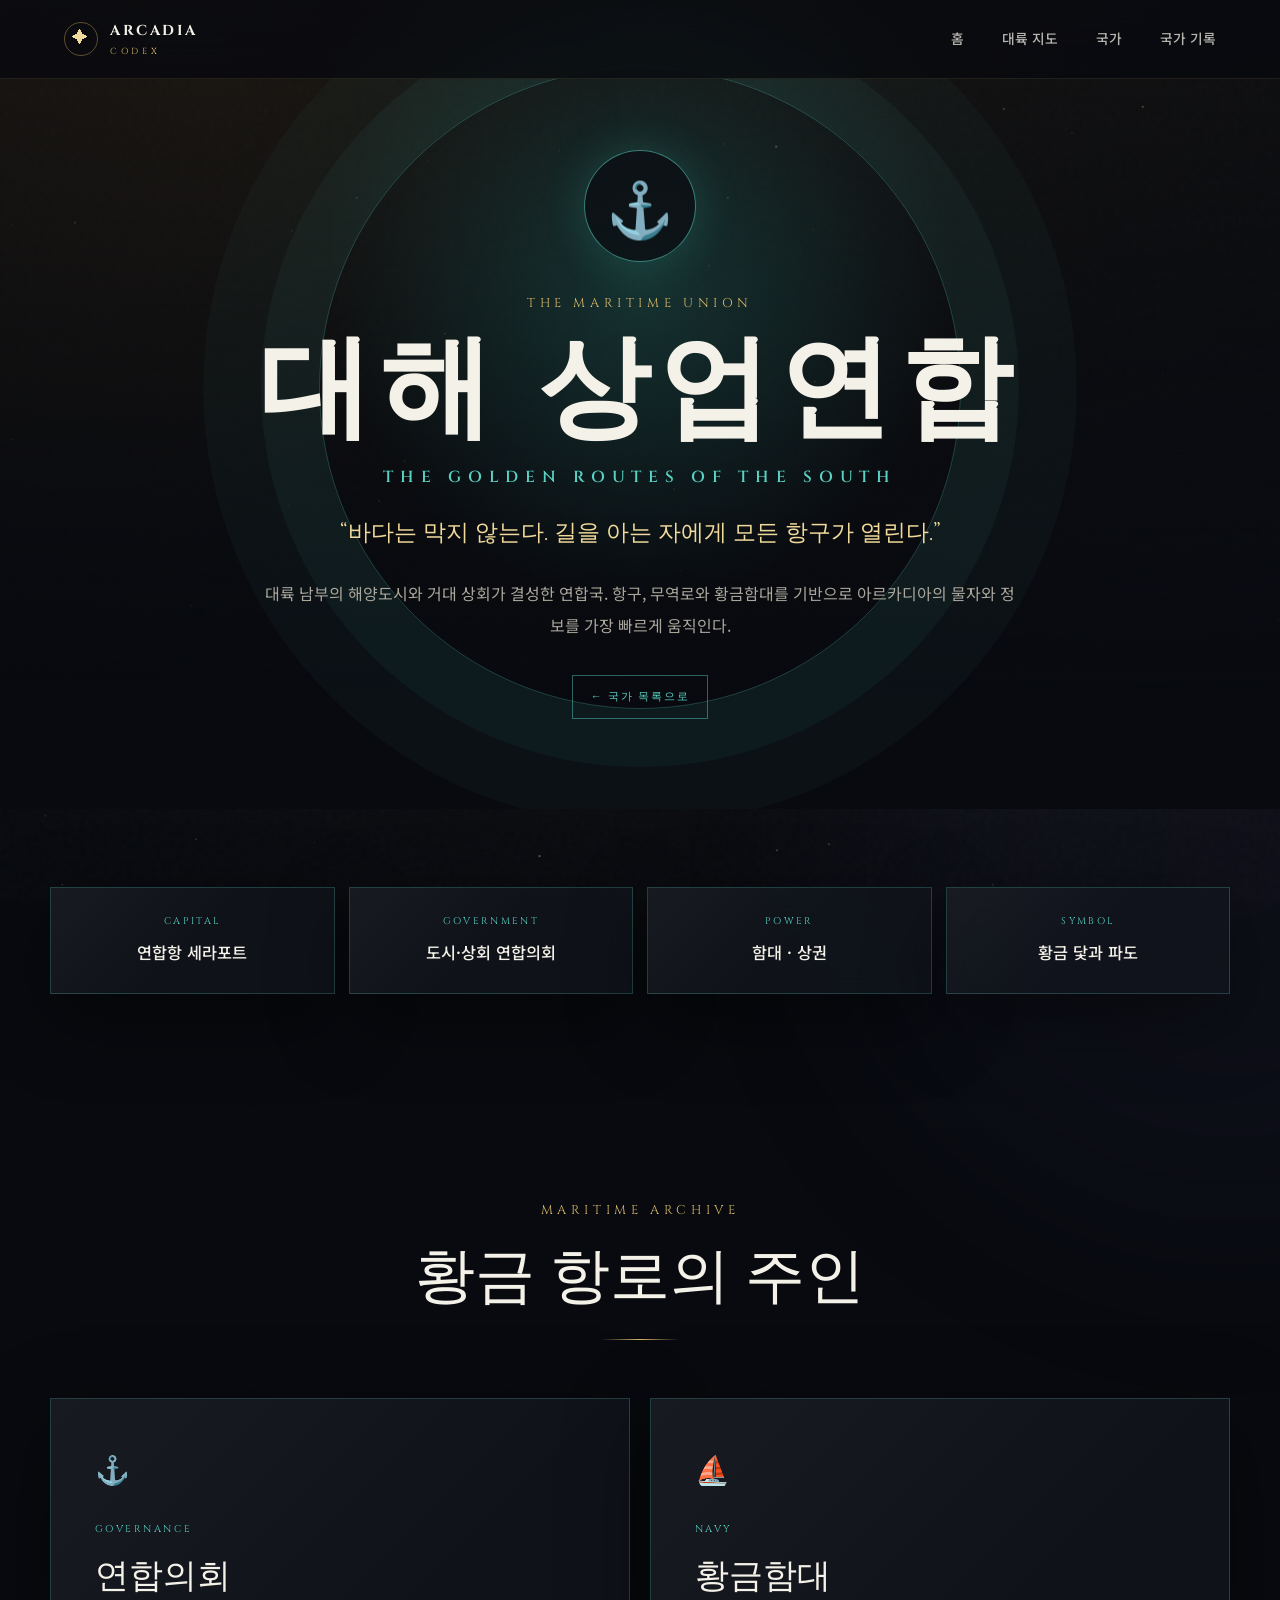
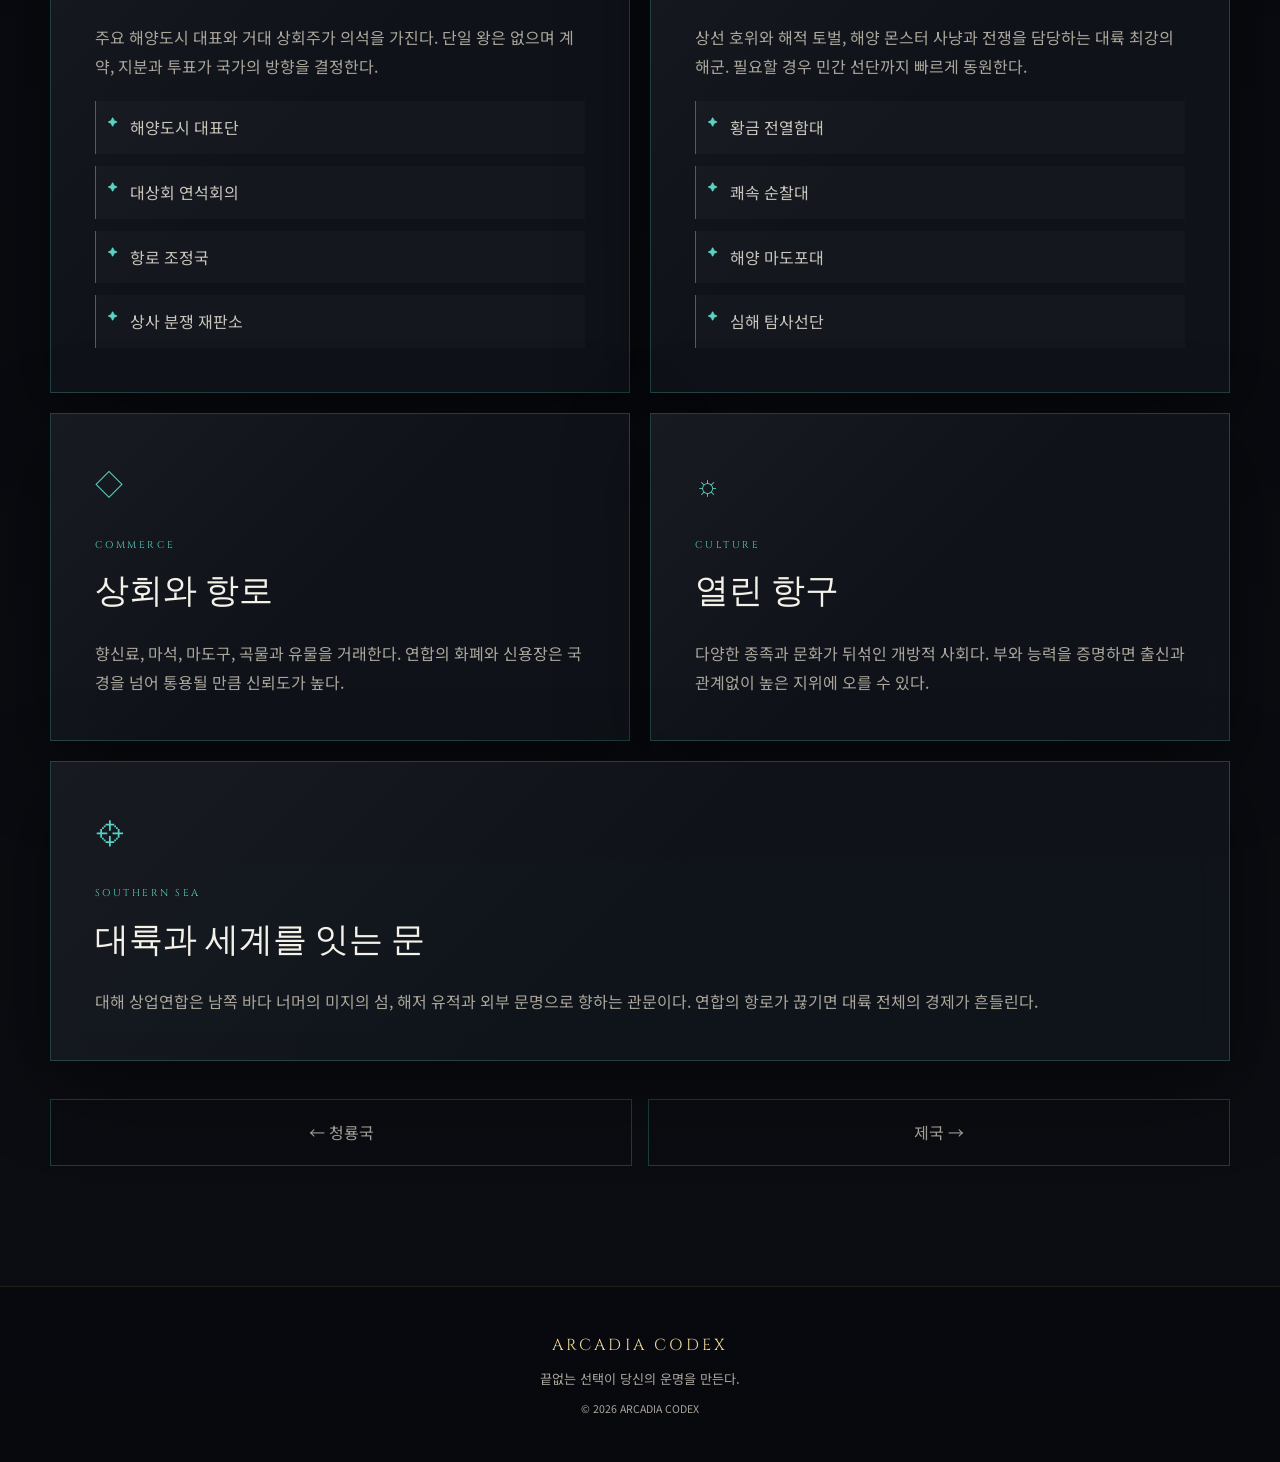
<file: maritime_union.html>
<!DOCTYPE html><html lang="ko"><head><meta charset="UTF-8"><meta name="viewport" content="width=device-width,initial-scale=1"><meta name="theme-color" content="#090b10"><title>대해 상업연합 | ARCADIA CODEX</title><link rel="preconnect" href="https://fonts.googleapis.com"><link rel="preconnect" href="https://fonts.gstatic.com" crossorigin><link href="https://fonts.googleapis.com/css2?family=Cinzel:wght@500;600;700&family=Noto+Sans+KR:wght@300;400;500;600;700&display=swap" rel="stylesheet"><link rel="stylesheet" href="style.css"><link rel="stylesheet" href="nation.css"><script src="script.js" defer></script></head><body class="nation-page theme-maritime"><div class="page-noise"></div><div class="ambient ambient-one"></div><div class="ambient ambient-two"></div><canvas id="starCanvas"></canvas><header class="site-header" id="siteHeader"><a class="brand" href="index.html"><span class="brand-mark">✦</span><span><strong>ARCADIA</strong><small>CODEX</small></span></a><button class="menu-toggle" id="menuToggle"><span></span><span></span><span></span></button><nav class="main-nav" id="mainNav"><a href="index.html">홈</a><a href="index.html#map">대륙 지도</a><a href="index.html#nations">국가</a><a href="#records">국가 기록</a></nav></header><main><section class="nation-hero"><div class="nation-hero-content reveal visible"><div class="nation-emblem">⚓</div><p class="overline">THE MARITIME UNION</p><h1>대해 상업연합<small>THE GOLDEN ROUTES OF THE SOUTH</small></h1><p class="nation-motto">“바다는 막지 않는다. 길을 아는 자에게 모든 항구가 열린다.”</p><p class="nation-intro">대륙 남부의 해양도시와 거대 상회가 결성한 연합국. 항구, 무역로와 황금함대를 기반으로 아르카디아의 물자와 정보를 가장 빠르게 움직인다.</p><a class="nation-back" href="index.html#nations">← 국가 목록으로</a></div></section><section class="section"><div class="nation-facts reveal"><div class="fact-card"><small>CAPITAL</small><strong>연합항 세라포트</strong></div><div class="fact-card"><small>GOVERNMENT</small><strong>도시·상회 연합의회</strong></div><div class="fact-card"><small>POWER</small><strong>함대 · 상권</strong></div><div class="fact-card"><small>SYMBOL</small><strong>황금 닻과 파도</strong></div></div></section><section class="section nation-content" id="records"><div class="section-heading reveal"><p class="overline">MARITIME ARCHIVE</p><h2>황금 항로의 주인</h2><span class="heading-line"></span></div><div class="lore-grid"><article class="lore-card reveal"><span class="card-icon">⚓</span><small>GOVERNANCE</small><h2>연합의회</h2><p>주요 해양도시 대표와 거대 상회주가 의석을 가진다. 단일 왕은 없으며 계약, 지분과 투표가 국가의 방향을 결정한다.</p><ul class="lore-list"><li>해양도시 대표단</li><li>대상회 연석회의</li><li>항로 조정국</li><li>상사 분쟁 재판소</li></ul></article><article class="lore-card reveal"><span class="card-icon">⛵</span><small>NAVY</small><h2>황금함대</h2><p>상선 호위와 해적 토벌, 해양 몬스터 사냥과 전쟁을 담당하는 대륙 최강의 해군. 필요할 경우 민간 선단까지 빠르게 동원한다.</p><ul class="lore-list"><li>황금 전열함대</li><li>쾌속 순찰대</li><li>해양 마도포대</li><li>심해 탐사선단</li></ul></article><article class="lore-card reveal"><span class="card-icon">◇</span><small>COMMERCE</small><h2>상회와 항로</h2><p>향신료, 마석, 마도구, 곡물과 유물을 거래한다. 연합의 화폐와 신용장은 국경을 넘어 통용될 만큼 신뢰도가 높다.</p></article><article class="lore-card reveal"><span class="card-icon">☼</span><small>CULTURE</small><h2>열린 항구</h2><p>다양한 종족과 문화가 뒤섞인 개방적 사회다. 부와 능력을 증명하면 출신과 관계없이 높은 지위에 오를 수 있다.</p></article><article class="lore-card wide reveal"><span class="card-icon">⌖</span><small>SOUTHERN SEA</small><h2>대륙과 세계를 잇는 문</h2><p>대해 상업연합은 남쪽 바다 너머의 미지의 섬, 해저 유적과 외부 문명으로 향하는 관문이다. 연합의 항로가 끊기면 대륙 전체의 경제가 흔들린다.</p></article></div><div class="nation-footer-nav"><a href="azure_dragon.html">← 청룡국</a><a href="empire.html">제국 →</a></div></section></main><footer><a href="index.html">ARCADIA CODEX</a><p>끝없는 선택이 당신의 운명을 만든다.</p><small>© 2026 ARCADIA CODEX</small></footer></body></html>
</file>
<file: style.css>
:root{--bg:#080a0f;--panel:rgba(18,21,29,.72);--line:rgba(220,188,103,.22);--gold:#d8b86a;--gold-light:#f0d99a;--text:#f4f1e8;--muted:#aaa69c;--shadow:0 24px 80px rgba(0,0,0,.45);--serif:"Cinzel",serif;--sans:"Noto Sans KR",sans-serif}*{box-sizing:border-box;margin:0;padding:0}html{scroll-behavior:smooth}body{min-height:100vh;overflow-x:hidden;background:radial-gradient(circle at 50% -10%,rgba(157,119,51,.13),transparent 38%),linear-gradient(180deg,#090b10 0%,#080a0f 45%,#0b0d12 100%);color:var(--text);font-family:var(--sans);line-height:1.8}body.menu-open{overflow:hidden}a{color:inherit;text-decoration:none}button{color:inherit;font:inherit}.page-noise{position:fixed;inset:0;z-index:-1;opacity:.04;pointer-events:none;background-image:url("data:image/svg+xml,%3Csvg viewBox='0 0 180 180' xmlns='http://www.w3.org/2000/svg'%3E%3Cfilter id='n'%3E%3CfeTurbulence type='fractalNoise' baseFrequency='.85' numOctaves='3' stitchTiles='stitch'/%3E%3C/filter%3E%3Crect width='100%25' height='100%25' filter='url(%23n)' opacity='.55'/%3E%3C/svg%3E")}.ambient{position:fixed;z-index:-2;width:46rem;height:46rem;border-radius:50%;filter:blur(120px);opacity:.08;pointer-events:none}.ambient-one{top:-14rem;left:-18rem;background:#a7762b}.ambient-two{right:-20rem;bottom:-20rem;background:#56528c}#starCanvas{position:fixed;inset:0;z-index:-1;width:100%;height:100%;pointer-events:none;opacity:.7}.site-header{position:fixed;top:0;left:0;z-index:50;display:flex;align-items:center;justify-content:space-between;width:100%;padding:18px clamp(20px,5vw,72px);border-bottom:1px solid transparent;transition:.35s}.site-header.scrolled{padding-top:12px;padding-bottom:12px;border-color:rgba(216,184,106,.12);background:rgba(8,10,15,.82);backdrop-filter:blur(18px)}.brand{display:flex;align-items:center;gap:12px;font-family:var(--serif);letter-spacing:.16em}.brand-mark{display:grid;place-items:center;width:34px;height:34px;border:1px solid rgba(216,184,106,.38);border-radius:50%;color:var(--gold-light)}.brand strong,.brand small{display:block}.brand strong{font-size:.9rem}.brand small{color:var(--gold);font-size:.55rem;letter-spacing:.42em}.main-nav{display:flex;align-items:center;gap:clamp(18px,3vw,38px)}.main-nav a{position:relative;color:rgba(244,241,232,.74);font-size:.86rem;font-weight:500}.main-nav a::after{content:"";position:absolute;right:0;bottom:-8px;left:0;height:1px;background:var(--gold);transform:scaleX(0);transition:.25s}.main-nav a:hover,.main-nav a.active{color:var(--gold-light)}.main-nav a:hover::after,.main-nav a.active::after{transform:scaleX(1)}.menu-toggle{display:none;width:44px;height:44px;border:1px solid rgba(216,184,106,.24);border-radius:50%;background:rgba(12,15,21,.75)}.menu-toggle span{display:block;width:18px;height:1px;margin:5px auto;background:var(--text);transition:.25s}.hero{position:relative;display:grid;min-height:100svh;place-items:center;overflow:hidden;padding:120px 24px 80px;text-align:center}.hero::before{content:"";position:absolute;inset:0;background:linear-gradient(180deg,rgba(8,10,15,.18),rgba(8,10,15,.9)),radial-gradient(circle at center,rgba(207,164,76,.11),transparent 42%)}.hero::after{content:"";position:absolute;top:12%;left:50%;width:min(78vw,860px);aspect-ratio:1;border:1px solid rgba(216,184,106,.08);border-radius:50%;transform:translateX(-50%);box-shadow:0 0 0 70px rgba(216,184,106,.018),0 0 0 140px rgba(216,184,106,.012)}.hero-vignette{position:absolute;inset:0;background:radial-gradient(circle,transparent 30%,rgba(4,5,8,.62) 100%)}.hero-content{position:relative;z-index:2;width:min(760px,100%)}.overline{margin-bottom:18px;color:var(--gold);font-family:var(--serif);font-size:clamp(.64rem,1.5vw,.8rem);letter-spacing:.36em}.hero h1{font-family:var(--serif);font-weight:600;line-height:.9;text-shadow:0 8px 50px rgba(0,0,0,.72)}.hero h1 span{display:block;font-size:clamp(3.7rem,11vw,8.5rem);letter-spacing:.09em}.hero h1 small{display:block;margin-top:18px;color:var(--gold-light);font-size:clamp(.82rem,2vw,1.15rem);letter-spacing:.7em;transform:translateX(.35em)}.ornament{display:flex;align-items:center;justify-content:center;gap:14px;margin:32px auto 28px}.ornament i{width:min(90px,20vw);height:1px;background:linear-gradient(90deg,transparent,rgba(216,184,106,.6))}.ornament i:last-child{background:linear-gradient(90deg,rgba(216,184,106,.6),transparent)}.ornament b{color:var(--gold-light);font-weight:400}.hero-lead{font-size:clamp(1.45rem,4.2vw,2.65rem);font-weight:300;line-height:1.5}.hero-copy{margin-top:24px;color:var(--muted);font-size:clamp(.86rem,2vw,1rem);line-height:2}.hero-question{margin-top:24px;color:var(--gold-light);font-family:var(--serif);font-size:clamp(1rem,2.5vw,1.25rem)}.enter-button{display:inline-flex;align-items:center;gap:18px;margin-top:38px;padding:14px 22px 14px 26px;border:1px solid rgba(216,184,106,.42);background:linear-gradient(135deg,rgba(216,184,106,.09),rgba(255,255,255,.015));color:var(--gold-light);font-family:var(--serif);font-size:.72rem;letter-spacing:.2em;transition:.25s}.enter-button:hover{transform:translateY(-3px);background:rgba(216,184,106,.14)}.scroll-cue{position:absolute;bottom:24px;left:50%;z-index:3;display:grid;justify-items:center;gap:10px;color:rgba(244,241,232,.5);font-family:var(--serif);font-size:.55rem;letter-spacing:.28em;transform:translateX(-50%)}.scroll-cue i{display:block;width:1px;height:36px;background:linear-gradient(var(--gold),transparent);animation:scrollPulse 1.8s infinite ease-in-out}.section{position:relative;width:min(1180px,calc(100% - 40px));margin:0 auto;padding:120px 0}.section-heading{max-width:760px;margin:0 auto 58px;text-align:center}.section-heading h2,.archive-panel h2{font-family:var(--serif);font-size:clamp(2rem,5vw,3.75rem);font-weight:500;line-height:1.25}.heading-line{display:block;width:78px;height:1px;margin:24px auto 0;background:linear-gradient(90deg,transparent,var(--gold),transparent)}.prologue-grid{display:grid;grid-template-columns:1.2fr .8fr;gap:26px}.glass-panel,.feature-card,.nation-card,.archive-panel{border:1px solid var(--line);background:linear-gradient(135deg,rgba(255,255,255,.035),transparent 50%),var(--panel);box-shadow:var(--shadow);backdrop-filter:blur(16px)}.prologue-story{position:relative;padding:clamp(28px,5vw,54px)}.chapter-number{position:absolute;top:18px;right:28px;color:rgba(216,184,106,.22);font-family:var(--serif);font-size:4rem}.prologue-story p{position:relative;color:#c7c3ba}.prologue-story p+p{margin-top:22px}.prologue-quote{position:relative;display:grid;align-content:center;min-height:320px;padding:clamp(30px,5vw,48px);border-top:1px solid var(--line);border-bottom:1px solid var(--line);text-align:center}.quote-mark{position:absolute;top:12px;left:24px;color:rgba(216,184,106,.22);font-family:Georgia,serif;font-size:6rem}.prologue-quote blockquote{color:var(--gold-light);font-family:var(--serif);font-size:clamp(1.15rem,2.5vw,1.55rem);line-height:1.8}.prologue-quote p{margin-top:24px;color:var(--muted);font-size:.9rem}.world-cards,.nation-grid{display:grid;gap:18px}.world-cards{grid-template-columns:repeat(3,1fr)}.feature-card,.nation-card{position:relative;overflow:hidden;padding:34px;transition:.3s}.feature-card:hover,.nation-card:hover{transform:translateY(-7px);border-color:rgba(216,184,106,.48)}.feature-icon,.nation-symbol{display:block;margin-bottom:24px;color:var(--gold-light);font-size:2rem}.feature-card small,.nation-card small{color:var(--gold);font-family:var(--serif);font-size:.62rem;letter-spacing:.27em}.feature-card h3,.nation-card h3{margin-top:8px;font-size:1.35rem;font-weight:500}.feature-card p,.nation-card p{margin-top:14px;color:var(--muted);font-size:.92rem}.feature-card strong{display:block;margin-top:24px;color:var(--gold-light);font-family:var(--serif);font-size:.74rem;letter-spacing:.15em}.nation-grid{grid-template-columns:repeat(5,1fr)}.nation-card{min-height:280px}.archive{padding-bottom:150px}.archive-panel{padding:clamp(38px,7vw,76px);text-align:center}.archive-panel>p:not(.overline){max-width:720px;margin:24px auto 0;color:var(--muted)}.version{display:inline-flex;align-items:center;gap:10px;margin-top:30px;color:var(--gold-light);font-family:var(--serif);font-size:.65rem;letter-spacing:.18em}.version span{width:7px;height:7px;border-radius:50%;background:#78d798;box-shadow:0 0 14px rgba(120,215,152,.75)}footer{display:grid;justify-items:center;gap:8px;padding:44px 24px;border-top:1px solid rgba(216,184,106,.12);background:rgba(5,6,9,.45);color:var(--muted);text-align:center}footer a{color:var(--gold-light);font-family:var(--serif);letter-spacing:.2em}footer p{font-size:.82rem}footer small{font-size:.66rem}.reveal{opacity:0;transform:translateY(28px);transition:opacity .8s ease,transform .8s ease}.reveal.visible{opacity:1;transform:translateY(0)}@keyframes scrollPulse{0%,100%{opacity:.28;transform:scaleY(.7)}50%{opacity:1;transform:scaleY(1)}}@media(max-width:980px){.nation-grid{grid-template-columns:repeat(2,1fr)}.nation-card:last-child{grid-column:1/-1}}@media(max-width:760px){.site-header{padding:14px 18px}.menu-toggle{display:block;z-index:60}.menu-toggle.active span:nth-child(1){transform:translateY(6px) rotate(45deg)}.menu-toggle.active span:nth-child(2){opacity:0}.menu-toggle.active span:nth-child(3){transform:translateY(-6px) rotate(-45deg)}.main-nav{position:fixed;inset:0;z-index:55;display:grid;align-content:center;justify-items:center;gap:28px;background:rgba(6,8,12,.96);opacity:0;pointer-events:none;transform:translateY(-12px);transition:.28s}.main-nav.open{opacity:1;pointer-events:auto;transform:translateY(0)}.main-nav a{font-family:var(--serif);font-size:1.2rem;letter-spacing:.15em}.hero{padding-top:110px}.hero h1 span{font-size:clamp(3.3rem,17vw,5.4rem)}.hero-copy br{display:none}.section{width:min(100% - 28px,1180px);padding:86px 0}.prologue-grid,.world-cards{grid-template-columns:1fr}.prologue-quote{min-height:260px}}@media(max-width:520px){.brand strong{font-size:.76rem}.hero h1 small{letter-spacing:.48em}.hero-lead{font-size:1.55rem}.nation-grid{grid-template-columns:1fr}.nation-card:last-child{grid-column:auto}.feature-card,.nation-card{padding:28px}}@media(prefers-reduced-motion:reduce){html{scroll-behavior:auto}*,*::before,*::after{animation-duration:.01ms!important;animation-iteration-count:1!important;transition-duration:.01ms!important}}
/* =========================
   ARCADIA WORLD MAP
========================= */

.world-map-section {
  position: relative;
  overflow: hidden;
}

.world-map-section::before {
  content: "";
  position: absolute;
  width: 650px;
  height: 650px;
  left: 50%;
  top: 48%;
  transform: translate(-50%, -50%);
  background: radial-gradient(
    circle,
    rgba(199, 159, 82, 0.12) 0%,
    rgba(199, 159, 82, 0.04) 42%,
    transparent 72%
  );
  pointer-events: none;
}

.world-map-frame {
  position: relative;
  width: min(94%, 1500px);
  margin: 52px auto 0;
  padding: 7px;
  border: 1px solid rgba(218, 179, 97, 0.46);
  background: linear-gradient(
    135deg,
    rgba(218, 179, 97, 0.22),
    rgba(20, 23, 31, 0.95),
    rgba(218, 179, 97, 0.12)
  );
  box-shadow:
    0 32px 90px rgba(0, 0, 0, 0.62),
    0 0 45px rgba(191, 149, 70, 0.08);
}

.world-map-frame::before,
.world-map-frame::after {
  content: "✦";
  position: absolute;
  z-index: 3;
  color: #d9b66b;
  font-size: 20px;
  text-shadow: 0 0 12px rgba(217, 182, 107, 0.6);
}

.world-map-frame::before {
  top: -13px;
  left: -10px;
}

.world-map-frame::after {
  right: -10px;
  bottom: -13px;
}

.world-map-frame a {
  position: relative;
  display: block;
  overflow: hidden;
  background: #05070a;
}

.world-map-frame img {
  display: block;
  width: 100%;
  height: auto;
  transition:
    transform 0.8s ease,
    filter 0.8s ease;
}

.world-map-frame a::after {
  content: "";
  position: absolute;
  inset: 0;
  background:
    linear-gradient(
      to top,
      rgba(4, 6, 10, 0.78) 0%,
      transparent 26%
    ),
    radial-gradient(
      circle at center,
      transparent 50%,
      rgba(0, 0, 0, 0.25) 100%
    );
  pointer-events: none;
}

.world-map-frame a:hover img {
  transform: scale(1.015);
  filter: brightness(1.06);
}

.map-open {
  position: absolute;
  z-index: 2;
  left: 50%;
  bottom: 24px;
  transform: translateX(-50%);
  display: flex;
  flex-direction: column;
  align-items: center;
  gap: 3px;
  min-width: 220px;
  padding: 13px 24px;
  border: 1px solid rgba(220, 184, 108, 0.55);
  background: rgba(7, 9, 14, 0.82);
  backdrop-filter: blur(9px);
  color: #e3c681;
  letter-spacing: 0.12em;
  transition:
    background 0.3s ease,
    border-color 0.3s ease,
    transform 0.3s ease;
}

.map-open strong {
  font-family: "Cinzel", serif;
  font-size: 0.78rem;
}

.map-open small {
  color: rgba(255, 255, 255, 0.66);
  font-size: 0.7rem;
  letter-spacing: 0.04em;
}

.world-map-frame a:hover .map-open {
  background: rgba(20, 17, 11, 0.94);
  border-color: #e3c681;
  transform: translateX(-50%) translateY(-3px);
}

.map-description {
  width: min(88%, 820px);
  margin: 30px auto 0;
  color: rgba(232, 232, 232, 0.68);
  font-size: 0.96rem;
  line-height: 1.9;
  text-align: center;
  word-break: keep-all;
}

@media (max-width: 720px) {
  .world-map-frame {
    width: 96%;
    margin-top: 34px;
    padding: 4px;
  }

  .map-open {
    bottom: 12px;
    min-width: 176px;
    padding: 9px 15px;
  }

  .map-open strong {
    font-size: 0.68rem;
  }

  .map-open small {
    font-size: 0.62rem;
  }

  .map-description {
    font-size: 0.88rem;
  }
}
</file>
<file: nation.css>
/* ARCADIA CODEX — nation detail pages */
.nation-page{--nation-accent:#d8b86a;--nation-glow:rgba(216,184,106,.18)}
.nation-page .site-header{background:rgba(8,10,15,.78);backdrop-filter:blur(18px);border-color:rgba(216,184,106,.12)}
.nation-hero{position:relative;display:grid;min-height:78svh;place-items:center;overflow:hidden;padding:150px 24px 90px;text-align:center}
.nation-hero::before{content:"";position:absolute;inset:0;background:radial-gradient(circle at 50% 35%,var(--nation-glow),transparent 38%),linear-gradient(180deg,rgba(8,10,15,.15),#080a0f 90%)}
.nation-hero::after{content:"";position:absolute;left:50%;top:48%;width:min(68vw,640px);aspect-ratio:1;border:1px solid color-mix(in srgb,var(--nation-accent) 28%,transparent);border-radius:50%;transform:translate(-50%,-50%);box-shadow:0 0 0 58px color-mix(in srgb,var(--nation-accent) 5%,transparent),0 0 0 116px color-mix(in srgb,var(--nation-accent) 3%,transparent)}
.nation-hero-content{position:relative;z-index:2;width:min(900px,100%)}
.nation-emblem{display:grid;place-items:center;width:112px;height:112px;margin:0 auto 30px;border:1px solid color-mix(in srgb,var(--nation-accent) 56%,transparent);border-radius:50%;background:rgba(10,12,17,.72);color:var(--nation-accent);font-size:3.4rem;box-shadow:0 0 46px var(--nation-glow)}
.nation-hero h1{font-family:var(--serif);font-size:clamp(3rem,9vw,7rem);font-weight:600;line-height:1.05;letter-spacing:.08em}
.nation-hero h1 small{display:block;margin-top:18px;color:var(--nation-accent);font-size:clamp(.7rem,1.8vw,1rem);letter-spacing:.42em}
.nation-motto{margin-top:28px;color:var(--gold-light);font-family:var(--serif);font-size:clamp(1.05rem,2.7vw,1.45rem)}
.nation-intro{max-width:760px;margin:22px auto 0;color:var(--muted);font-size:1rem;line-height:2}
.nation-back{display:inline-flex;margin-top:34px;padding:11px 18px;border:1px solid color-mix(in srgb,var(--nation-accent) 45%,transparent);color:var(--nation-accent);font-family:var(--serif);font-size:.68rem;letter-spacing:.16em;transition:.25s}
.nation-back:hover{transform:translateY(-3px);background:color-mix(in srgb,var(--nation-accent) 10%,transparent)}
.nation-facts{display:grid;grid-template-columns:repeat(4,1fr);gap:14px;margin-top:-42px;position:relative;z-index:3}
.fact-card,.lore-card{border:1px solid color-mix(in srgb,var(--nation-accent) 23%,transparent);background:linear-gradient(135deg,rgba(255,255,255,.035),transparent 50%),rgba(18,21,29,.82);box-shadow:var(--shadow);backdrop-filter:blur(16px)}
.fact-card{padding:25px;text-align:center}
.fact-card small{display:block;color:var(--nation-accent);font-family:var(--serif);font-size:.61rem;letter-spacing:.24em}
.fact-card strong{display:block;margin-top:8px;font-size:1.02rem;font-weight:500}
.nation-content{padding-top:85px}
.lore-grid{display:grid;grid-template-columns:repeat(2,1fr);gap:20px}
.lore-card{padding:clamp(28px,4vw,44px)}
.lore-card.wide{grid-column:1/-1}
.lore-card .card-icon{display:block;margin-bottom:18px;color:var(--nation-accent);font-size:1.75rem}
.lore-card small{color:var(--nation-accent);font-family:var(--serif);font-size:.62rem;letter-spacing:.25em}
.lore-card h2{margin-top:7px;font-family:var(--serif);font-size:clamp(1.45rem,3vw,2.1rem);font-weight:500}
.lore-card p{margin-top:16px;color:var(--muted)}
.lore-list{display:grid;gap:12px;margin-top:20px;list-style:none}
.lore-list li{position:relative;padding:12px 14px 12px 34px;border-left:1px solid color-mix(in srgb,var(--nation-accent) 45%,transparent);background:rgba(255,255,255,.018);color:#c9c5bc}
.lore-list li::before{content:"✦";position:absolute;left:12px;color:var(--nation-accent);font-size:.62rem}
.nation-footer-nav{display:flex;justify-content:space-between;gap:16px;margin-top:38px}
.nation-footer-nav a{flex:1;padding:18px;border:1px solid color-mix(in srgb,var(--nation-accent) 25%,transparent);color:var(--muted);text-align:center;transition:.25s}
.nation-footer-nav a:hover{color:var(--nation-accent);border-color:color-mix(in srgb,var(--nation-accent) 60%,transparent);transform:translateY(-3px)}
.theme-empire{--nation-accent:#e0bd67;--nation-glow:rgba(224,189,103,.2)}
.theme-holy{--nation-accent:#f1e1a8;--nation-glow:rgba(241,225,168,.18)}
.theme-north{--nation-accent:#9bd9ef;--nation-glow:rgba(94,190,225,.2)}
.theme-azure{--nation-accent:#75b9d6;--nation-glow:rgba(54,149,191,.22)}
.theme-maritime{--nation-accent:#59d2c4;--nation-glow:rgba(55,197,181,.2)}
@media(max-width:820px){.nation-facts{grid-template-columns:repeat(2,1fr);margin-top:-20px}.lore-grid{grid-template-columns:1fr}.lore-card.wide{grid-column:auto}}
@media(max-width:520px){.nation-hero{min-height:72svh;padding-top:125px}.nation-emblem{width:88px;height:88px;font-size:2.7rem}.nation-facts{grid-template-columns:1fr}.nation-footer-nav{flex-direction:column}}
</file>
